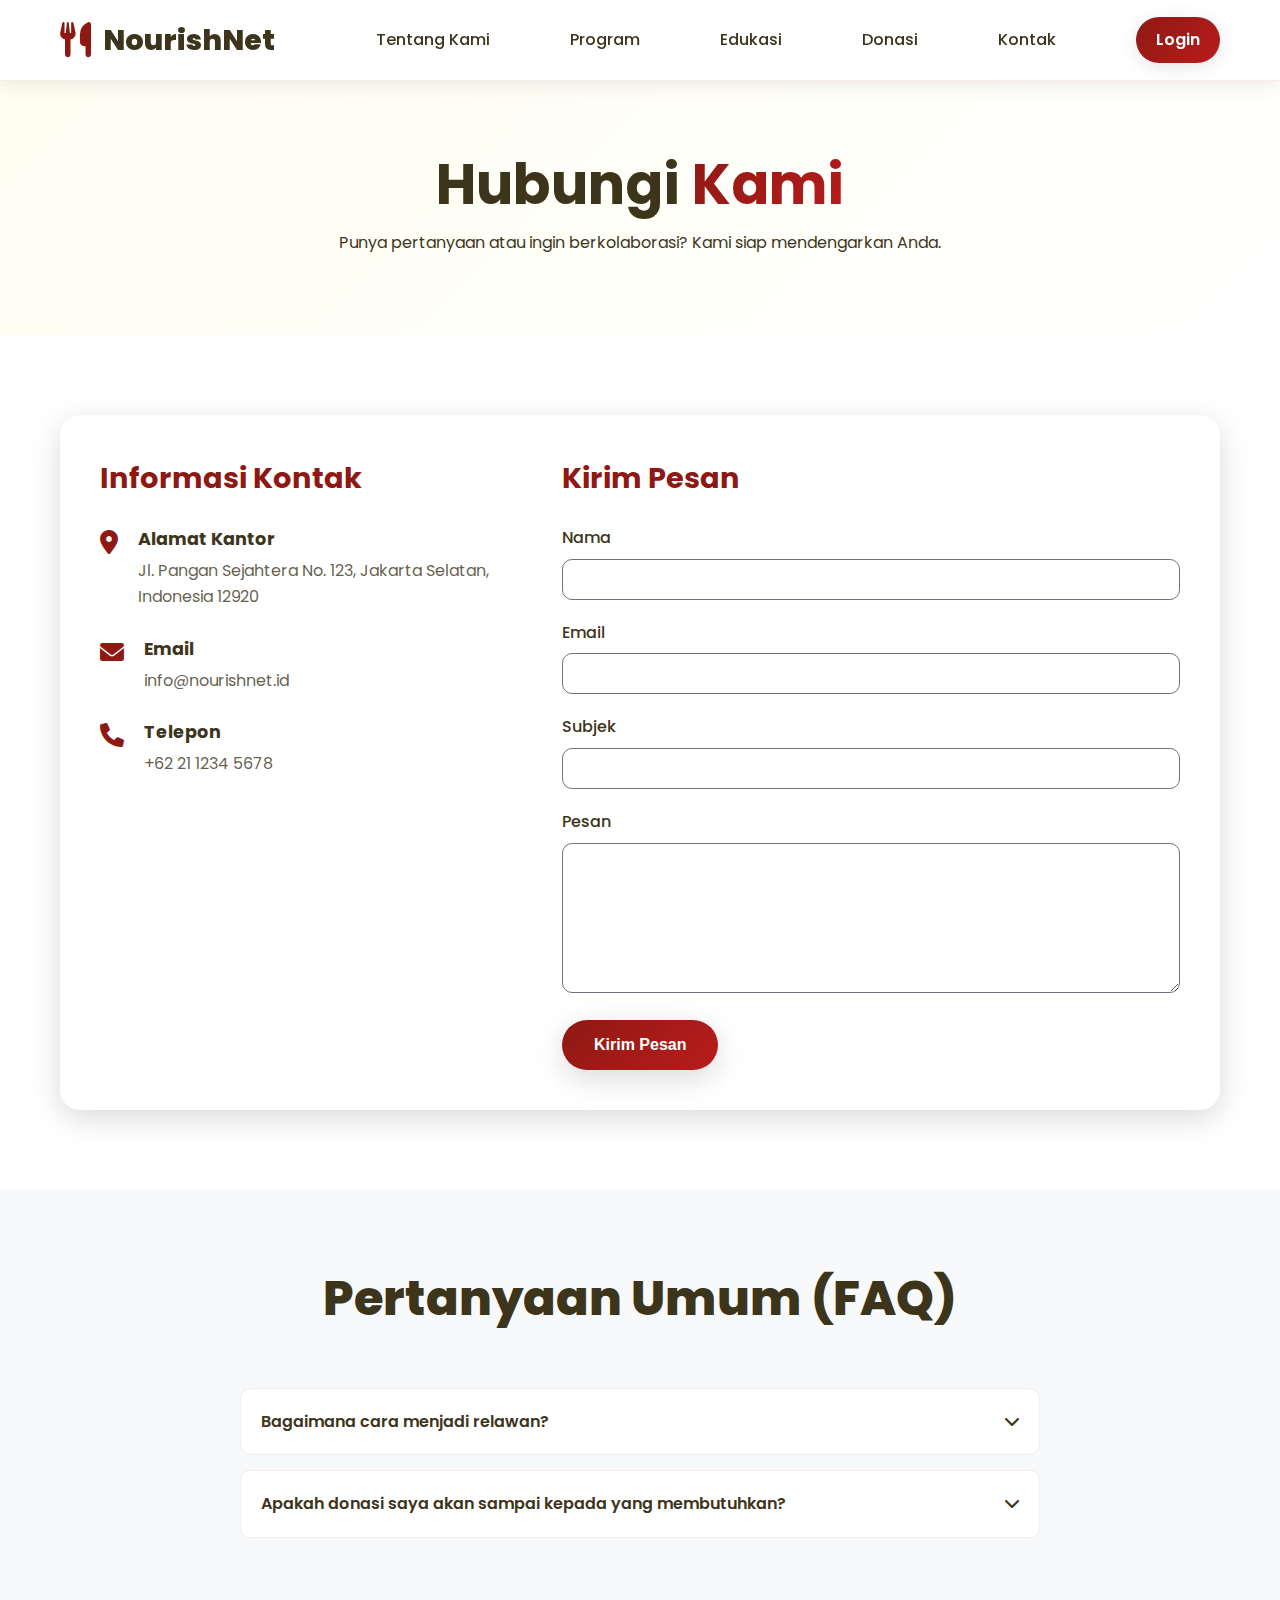
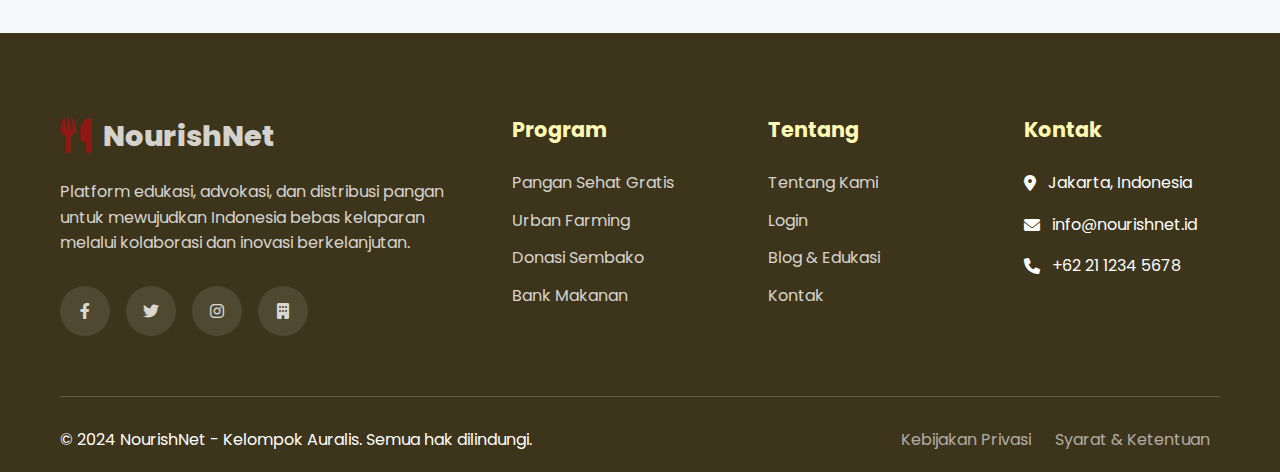
<file: contact.html>
<!DOCTYPE html>
<html lang="id">
<head>
    <meta charset="UTF-8">
    <meta name="viewport" content="width=device-width, initial-scale=1.0">
    <title>Kontak - NourishNet</title>
    <link rel="stylesheet" href="contact.css">
    <link href="https://cdnjs.cloudflare.com/ajax/libs/font-awesome/6.0.0/css/all.min.css" rel="stylesheet">
    <link href="https://fonts.googleapis.com/css2?family=Poppins:wght@300;400;500;600;700;800&display=swap" rel="stylesheet">
<style>
        /* Contact Page Specific Styles */
        .contact-hero {
            padding: 140px 0 80px;
            text-align: center;
            background: linear-gradient(135deg, rgba(255, 249, 180, 0.2) 0%, var(--white) 100%);
        }
        .contact-hero h1 {
            font-size: 3.5rem; color: var(--olive);
        }
        .contact-hero .highlight {
            background: var(--gradient-primary);
            -webkit-background-clip: text;
            -webkit-text-fill-color: transparent;
            background-clip: text;
        }

        .contact-section {
            padding: 80px 0;
        }

        .contact-wrapper {
            display: grid;
            grid-template-columns: 1fr 1.5fr;
            gap: 50px;
            background: var(--white);
            padding: 40px;
            border-radius: 20px;
            box-shadow: var(--shadow-medium);
        }

        .contact-info h3 {
            font-size: 1.8rem;
            color: var(--burgundy);
            margin-bottom: 24px;
        }
        
        .info-item {
            display: flex;
            align-items: flex-start;
            gap: 20px;
            margin-bottom: 25px;
        }

        .info-icon {
            font-size: 1.5rem;
            color: var(--burgundy);
            margin-top: 5px;
        }
        
        .info-text h4 {
            font-size: 1.1rem;
            color: var(--olive);
            margin-bottom: 5px;
        }

        .info-text p, .info-text a {
            font-size: 1rem;
            color: rgba(61, 53, 27, 0.8);
            text-decoration: none;
        }
        .info-text a:hover { text-decoration: underline; }

        .contact-form h3 {
            font-size: 1.8rem;
            color: var(--burgundy);
            margin-bottom: 24px;
        }

        .form-group { margin-bottom: 20px; }
        .form-group label { display: block; margin-bottom: 8px; font-weight: 500;}
        .form-group input, .form-group textarea {
            width: 100%;
            padding: 12px 15px;
            border: 1px solid var(--dark-gray);
            border-radius: 10px;
        }
        .form-group textarea {
            height: 150px;
            resize: vertical;
        }

        .faq-section { padding: 80px 0; background: var(--light-gray); }
        .faq-section .section-header { text-align: center; margin-bottom: 60px; }
        .faq-container { max-width: 800px; margin: 0 auto;}
        .faq-item {
            background: var(--white);
            border-radius: 10px;
            margin-bottom: 15px;
            border: 1px solid rgba(215, 159, 144, 0.2);
        }
        .faq-question {
            padding: 20px;
            font-weight: 600;
            cursor: pointer;
            display: flex;
            justify-content: space-between;
            align-items: center;
        }
        .faq-question::after { content: '\f078'; font-family: 'Font Awesome 5 Free'; font-weight: 900; transition: transform 0.3s; }
        .faq-item[open] .faq-question::after { transform: rotate(180deg); }
        .faq-answer { padding: 0 20px 20px; color: rgba(61, 53, 27, 0.8); line-height: 1.7; }
        
        @media (max-width: 992px) {
            .contact-wrapper { grid-template-columns: 1fr; }
        }
        @media (max-width: 768px) {
            .contact-hero h1 { font-size: 2.5rem; }
        }
    </style>
    </head>
<body>
<nav class="navbar" id="navbar">
    <div class="nav-container">
        <a href="index.html" class="logo-container">
            <i class="fas fa-utensils"></i>
            <span>NourishNet</span>
        </a>
        <div class="nav-menu" id="nav-menu">
            <a href="about.html" class="nav-link">Tentang Kami</a>
            <a href="program.html" class="nav-link">Program</a>
            <a href="blog.html" class="nav-link">Edukasi</a>
            <a href="donasi.html" class="nav-link">Donasi</a>
            <a href="contact.html" class="nav-link">Kontak</a>
            
            <a href="login.html" class="nav-link btn-login" id="loginBtn">Login</a>
                
                <div class="profile-menu" id="profileMenu" style="display: none;">
                    <div class="profile-trigger" id="profileTrigger">
                        <div class="profile-avatar" id="profileAvatar">
                            <span id="profileInitials">U</span>
                        </div>
                        <span id="profileUsername">User</span>
                        <i class="fas fa-chevron-down"></i>
                    </div>
                    <div class="profile-dropdown" id="profileDropdown">
                        <a href="relawan.html" class="dropdown-item">
                            <i class="fas fa-users"></i>
                            <span>Daftar Relawan</span>
                        </a>
                        <div class="dropdown-divider"></div>
                        <a href="#" class="dropdown-item logout-btn" id="logoutBtn">
                            <i class="fas fa-sign-out-alt"></i>
                            <span>Keluar</span>
                        </a>
                    </div>
                </div>
            </div>
            <div class="nav-toggle" id="nav-toggle">
                <span class="bar"></span>
                <span class="bar"></span>
                <span class="bar"></span>
            </div>
        </div>
    </nav>

    <main>
        <section class="contact-hero">
            <div class="container">
                <h1>Hubungi <span class="highlight">Kami</span></h1>
                <p>Punya pertanyaan atau ingin berkolaborasi? Kami siap mendengarkan Anda.</p>
            </div>
        </section>

        <section class="contact-section">
            <div class="container">
                <div class="contact-wrapper">
                    <div class="contact-info">
                        <h3>Informasi Kontak</h3>
                        <div class="info-item">
                            <i class="fas fa-map-marker-alt info-icon"></i>
                            <div class="info-text">
                                <h4>Alamat Kantor</h4>
                                <p>Jl. Pangan Sejahtera No. 123, Jakarta Selatan, Indonesia 12920</p>
                            </div>
                        </div>
                        <div class="info-item">
                            <i class="fas fa-envelope info-icon"></i>
                            <div class="info-text">
                                <h4>Email</h4>
                                <p><a href="mailto:info@nourishnet.id">info@nourishnet.id</a></p>
                            </div>
                        </div>
                        <div class="info-item">
                            <i class="fas fa-phone info-icon"></i>
                            <div class="info-text">
                                <h4>Telepon</h4>
                                <p><a href="tel:+622112345678">+62 21 1234 5678</a></p>
                            </div>
                        </div>
                    </div>
                    <div class="contact-form">
                        <h3>Kirim Pesan</h3>
                        <form id="contactForm">
                            <div class="form-group">
                                <label for="contact-name">Nama</label>
                                <input type="text" id="contact-name" required>
                            </div>
                            <div class="form-group">
                                <label for="contact-email">Email</label>
                                <input type="email" id="contact-email" required>
                            </div>
                            <div class="form-group">
                                <label for="contact-subject">Subjek</label>
                                <input type="text" id="contact-subject" required>
                            </div>
                            <div class="form-group">
                                <label for="contact-message">Pesan</label>
                                <textarea id="contact-message" required></textarea>
                            </div>
                            <button type="submit" class="btn btn-primary">Kirim Pesan</button>
                        </form>
                    </div>
                </div>
            </div>
        </section>

        <section class="faq-section">
            <div class="container">
                <div class="section-header">
                    <h2>Pertanyaan Umum (FAQ)</h2>
                </div>
                <div class="faq-container">
                    <details class="faq-item">
                        <summary class="faq-question">Bagaimana cara menjadi relawan?</summary>
                        <div class="faq-answer">Anda dapat mendaftar sebagai relawan dengan mengisi formulir pada halaman "Ikut Relawan" atau menghubungi kami langsung melalui email. Kami akan memberikan informasi mengenai program yang sedang membutuhkan bantuan.</div>
                    </details>
                    <details class="faq-item">
                        <summary class="faq-question">Apakah donasi saya akan sampai kepada yang membutuhkan?</summary>
                        <div class="faq-answer">Kami menjunjung tinggi transparansi. Setiap donasi yang masuk akan kami laporkan secara berkala melalui laporan dampak di website dan email. Anda dapat melacak alokasi dana Anda.</div>
                    </details>
                </div>
            </div>
        </section>
    </main>
    
<footer class="footer">
    <div class="footer-bg">
        <div class="footer-pattern"></div>
    </div>
    <div class="container">
        <div class="footer-content">
            <div class="footer-section brand-section">
                <a href="index.html" class="logo-container footer-brand">
                    <i class="fas fa-utensils"></i>
                    <span>NourishNet</span>
                </a>
                <p>Platform edukasi, advokasi, dan distribusi pangan untuk mewujudkan Indonesia bebas kelaparan melalui kolaborasi dan inovasi berkelanjutan.</p>
                <div class="social-links">
                    <a href="https://www.facebook.com/institutteknologipln" target="_blank" class="social-link" aria-label="Facebook"><i class="fab fa-facebook-f"></i></a>
                    <a href="https://twitter.com/IT_PLN" target="_blank" class="social-link" aria-label="Twitter"><i class="fab fa-twitter"></i></a>
                    <a href="https://www.instagram.com/itpln" target="_blank" class="social-link" aria-label="Instagram"><i class="fab fa-instagram"></i></a>
                    <a href="https://itpln.ac.id/" target="_blank" class="social-link" aria-label="Website ITPLN"><i class="fas fa-building"></i></a>
                </div>
            </div>
            <div class="footer-section">
                <h3>Program</h3>
                <ul>
                    <li><a href="program.html">Pangan Sehat Gratis</a></li>
                    <li><a href="program.html">Urban Farming</a></li>
                    <li><a href="program.html">Donasi Sembako</a></li>
                    <li><a href="program.html">Bank Makanan</a></li>
                </ul>
            </div>
            <div class="footer-section">
                <h3>Tentang</h3>
                <ul>
                    <li><a href="about.html">Tentang Kami</a></li>
                    <li><a href="login.html">Login</a></li>
                    <li><a href="blog.html">Blog & Edukasi</a></li>
                    <li><a href="contact.html">Kontak</a></li>
                </ul>
            </div>
            <div class="footer-section">
                <h3>Kontak</h3>
                <div class="contact-info">
                    <div class="contact-item">
                        <i class="fas fa-map-marker-alt"></i>
                        <span>Jakarta, Indonesia</span>
                    </div>
                    <div class="contact-item">
                        <i class="fas fa-envelope"></i>
                        <span>info@nourishnet.id</span>
                    </div>
                    <div class="contact-item">
                        <i class="fas fa-phone"></i>
                        <span>+62 21 1234 5678</span>
                    </div>
                </div>
            </div>
        </div>
        <div class="footer-bottom">
            <div class="footer-bottom-content">
                <p>&copy; 2024 NourishNet - Kelompok Auralis. Semua hak dilindungi.</p>
                <div class="footer-links">
                    <a href="kebijakan-privasi.html">Kebijakan Privasi</a>
                    <a href="syarat-ketentuan.html">Syarat & Ketentuan</a>
                </div>
            </div>
        </div>
    </div>
</footer>

<script src="main-script.js"></script>
</body>
</html>
</file>
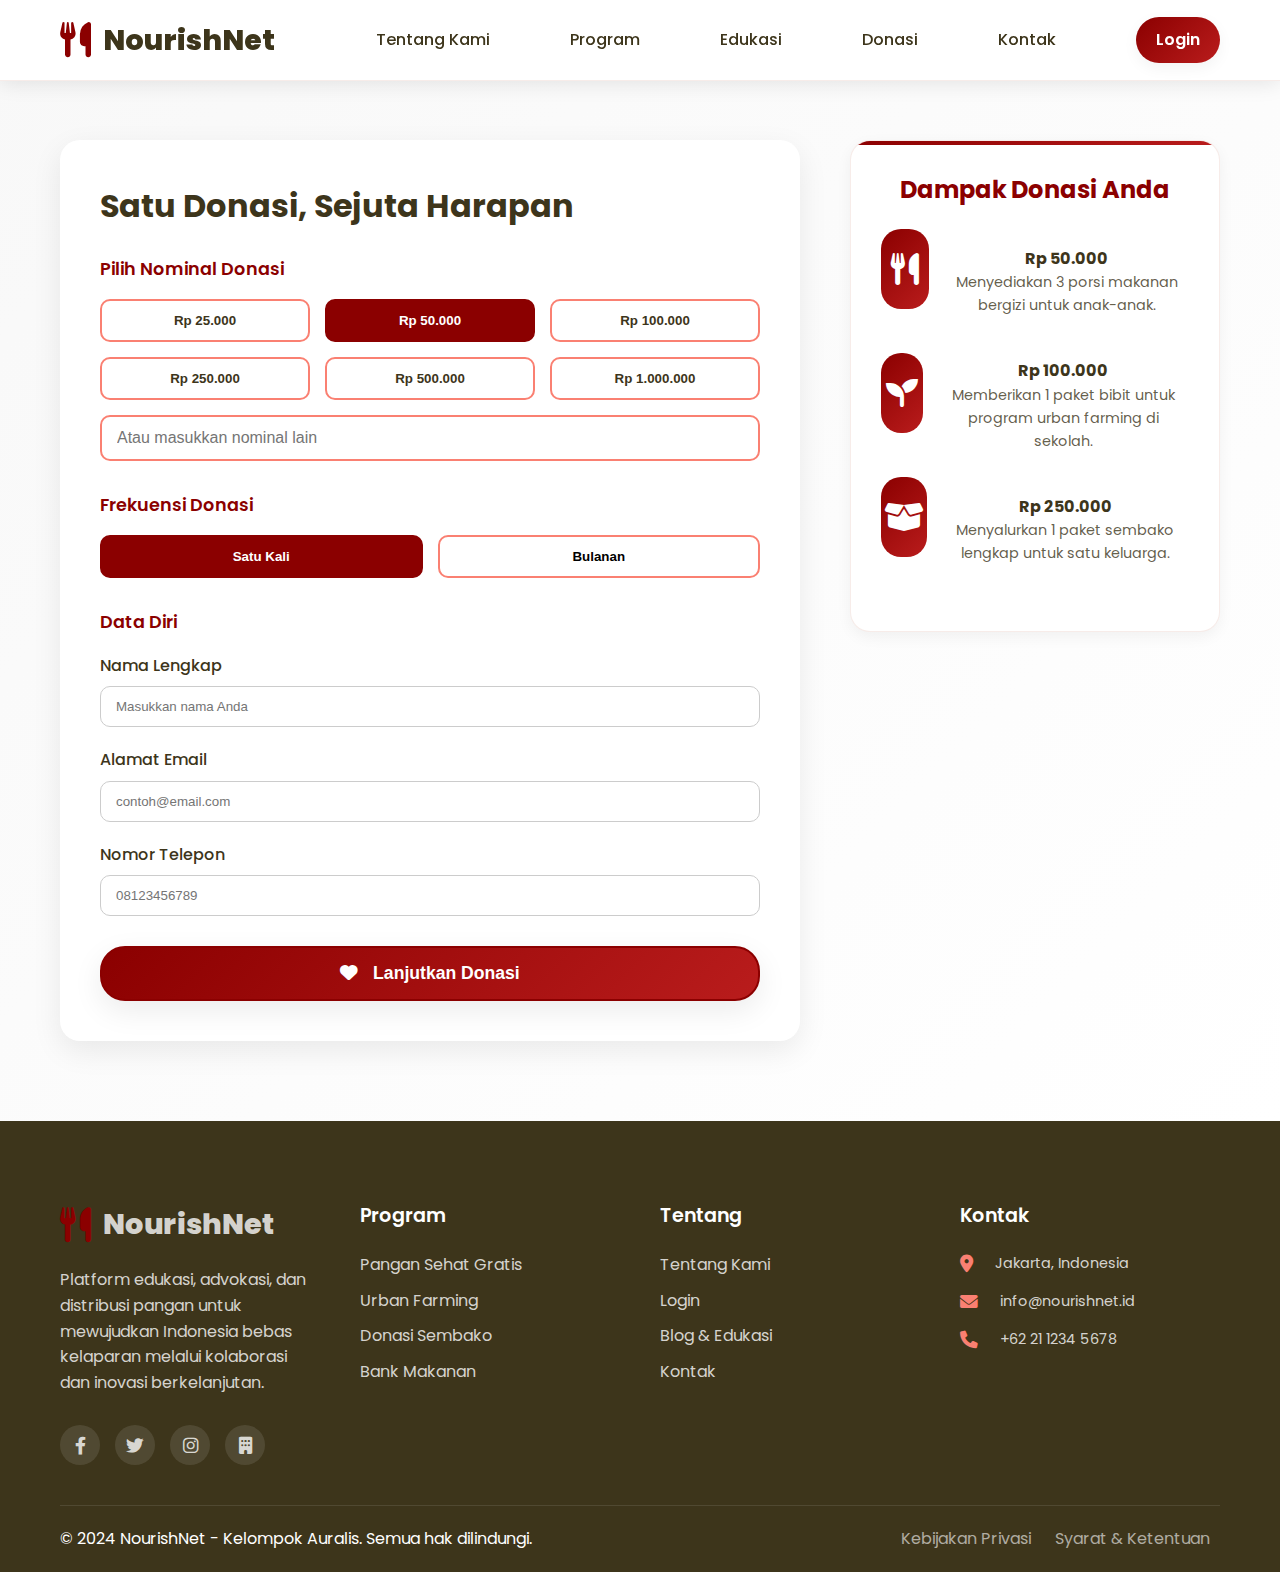
<file: donasi.html>
<!DOCTYPE html>
<html lang="id">
<head>
    <meta charset="UTF-8">
    <meta name="viewport" content="width=device-width, initial-scale=1.0">
    <title>Donasi - NourishNet</title>
    <link rel="stylesheet" href="donasi.css">
    <link href="https://cdnjs.cloudflare.com/ajax/libs/font-awesome/6.0.0/css/all.min.css" rel="stylesheet">
    <link href="https://fonts.googleapis.com/css2?family=Poppins:wght@300;400;500;600;700;800&display=swap" rel="stylesheet">
    <style>
        /* Definisi variabel warna */
        :root {
            --light-gray: #f8f8f8;
            --white: #ffffff;
            --olive: #3d351b; /* Warna teks utama & footer */
            --burgundy: #8B0000; /* Warna merah untuk aktif/hover */
            --salmon: #FA8072; /* Warna border default */
            --dark-gray: #ccc; /* Warna border input */
            --shadow-medium: 0 10px 30px rgba(0, 0, 0, 0.08);
            --shadow-light: 0 5px 15px rgba(0, 0, 0, 0.05);
        }

        body {
            font-family: 'Poppins', sans-serif;
            margin: 0;
            padding: 0;
            box-sizing: border-box;
            line-height: 1.6;
            color: var(--olive);
            background-color: var(--light-gray);
        }

        .container {
            max-width: 1200px;
            margin: 0 auto;
            padding: 0 20px;
        }
        
        /* Donation Page Specific Styles */
        .donate-section {
            padding: 140px 0 80px;
            background: linear-gradient(135deg, var(--light-gray) 0%, var(--white) 100%);
        }

        .donate-container {
            display: grid;
            grid-template-columns: 2fr 1fr;
            gap: 50px;
            align-items: stretch;
        }

        .donation-form {
            background: var(--white);
            padding: 40px;
            border-radius: 20px;
            box-shadow: var(--shadow-medium);
        }

        .form-header h2 {
            font-size: 2rem;
            font-weight: 700;
            color: var(--olive);
            margin-bottom: 24px;
        }

        .form-section {
            margin-bottom: 30px;
        }

        .form-section-title {
            font-weight: 600;
            color: var(--burgundy);
            margin-bottom: 16px;
            font-size: 1.1rem;
        }

        .amount-options {
            display: grid;
            grid-template-columns: repeat(3, 1fr);
            gap: 15px;
            margin-bottom: 15px;
        }

        .amount-btn {
            padding: 12px;
            border: 2px solid var(--salmon);
            background: transparent;
            color: var(--olive);
            border-radius: 10px;
            cursor: pointer;
            font-weight: 600;
            transition: all 0.3s ease;
        }

        .amount-btn:hover,
        .amount-btn.active {
            background-color: var(--burgundy);
            color: var(--white);
            border-color: var(--burgundy);
        }

        .custom-amount input {
            width: 100%;
            padding: 12px 15px;
            border: 2px solid var(--salmon);
            border-radius: 10px;
            font-size: 1rem;
        }

        .frequency-options {
            display: flex;
            gap: 15px;
        }

        .freq-btn {
            flex: 1;
            padding: 12px;
            border: 2px solid var(--salmon);
            border-radius: 10px;
            background: transparent;
            cursor: pointer;
            font-weight: 600;
            transition: all 0.3s ease;
        }

        .freq-btn:hover, .freq-btn.active {
            background-color: var(--burgundy);
            color: var(--white);
            border-color: var(--burgundy);
        }

        .form-group {
            margin-bottom: 20px;
        }
        
        .form-group label {
            display: block;
            margin-bottom: 8px;
            font-weight: 500;
            color: var(--olive);
        }

        .form-group input {
            width: 100%;
            padding: 12px 15px;
            border: 1px solid var(--dark-gray);
            border-radius: 10px;
            box-sizing: border-box;
        }
        
        .btn {
            display: inline-block;
            padding: 12px 25px;
            border-radius: 25px;
            text-decoration: none;
            font-weight: 600;
            transition: all 0.3s ease;
            cursor: pointer;
            text-align: center;
        }

        .btn-primary {
            background-color: var(--burgundy);
            color: var(--white);
            border: 2px solid var(--burgundy);
        }

        .btn-primary:hover {
            background-color: #a00000;
            border-color: #a00000;
        }

        .btn-block {
            width: 100%;
            display: block;
            margin-top: 20px;
            padding: 15px 0;
            font-size: 1.1rem;
        }

        .btn-block i {
            margin-right: 10px;
        }

        /* Sidebar Styles */
        .donation-sidebar .impact-card {
            background: var(--white);
            padding: 30px;
            border-radius: 20px;
            box-shadow: var(--shadow-light);
            border: 1px solid rgba(215, 159, 144, 0.2);
        }

        .impact-card h3 {
            font-size: 1.5rem;
            color: var(--burgundy);
            margin-bottom: 20px;
            text-align: center;
        }

        .impact-item {
            display: flex;
            align-items: center;
            gap: 15px;
            margin-bottom: 20px;
        }

        .impact-icon {
            font-size: 1.5rem;
            color: var(--burgundy);
            min-width: 40px;
            text-align: center;
        }

        .impact-text span {
            font-weight: 700;
            color: var(--olive);
        }

        .impact-text p {
            font-size: 0.9rem;
            color: rgba(61, 53, 27, 0.8);
        }
        
        /* Footer Styles */
        .footer {
            position: relative;
            background-color: var(--olive); /* Diubah dari --burgundy */
            color: var(--white);
            padding-top: 80px;
            padding-bottom: 20px;
            overflow: hidden;
            z-index: 1;
        }

        .footer-content {
            display: grid;
            grid-template-columns: repeat(4, 1fr);
            gap: 40px;
            margin-bottom: 40px;
            position: relative;
            z-index: 1;
        }

        .footer-section h3 {
            font-size: 1.2rem;
            margin-bottom: 20px;
            color: var(--white);
            font-weight: 600;
        }

        .footer-section ul {
            list-style: none;
            padding: 0;
            margin: 0;
        }

        .footer-section ul li {
            margin-bottom: 10px;
        }

        .footer-section ul li a {
            color: rgba(255, 255, 255, 0.8);
            text-decoration: none;
            transition: color 0.3s ease;
        }

        .footer-section ul li a:hover {
            color: var(--white);
        }

        .social-links {
            display: flex;
            gap: 15px;
            margin-top: 20px;
        }

        .social-link {
            display: flex;
            justify-content: center;
            align-items: center;
            width: 40px;
            height: 40px;
            border-radius: 50%;
            background-color: rgba(255, 255, 255, 0.1);
            color: var(--white);
            font-size: 1.1rem;
            transition: background-color 0.3s ease;
        }

        .social-link:hover {
            background-color: rgba(255, 255, 255, 0.3);
        }

        .contact-info .contact-item {
            display: flex;
            align-items: center;
            margin-bottom: 15px;
            color: rgba(255, 255, 255, 0.8);
            font-size: 0.9rem;
        }

        .contact-info .contact-item i {
            margin-right: 10px;
            color: var(--salmon);
            font-size: 1.1rem;
        }

        .footer-bottom {
            border-top: 1px solid rgba(255, 255, 255, 0.1);
            padding-top: 20px;
            text-align: center;
            position: relative;
            z-index: 1;
        }
        
        /* Responsive Adjustments */
        @media (max-width: 992px) {
            .donate-container {
                grid-template-columns: 1fr;
            }
            .footer-content {
                grid-template-columns: repeat(2, 1fr);
            }
        }
        
        @media (max-width: 768px) {
            .footer-content {
                grid-template-columns: 1fr;
                text-align: center;
            }
            .social-links {
                justify-content: center;
            }
        }
        
        @media (max-width: 480px) {
            .amount-options {
                grid-template-columns: 1fr 1fr;
            }
        }

    </style>
</head>
<body>
    <nav class="navbar" id="navbar">
        <div class="nav-container">
            <a href="index.html" class="logo-container">
                <i class="fas fa-utensils"></i>
                <span>NourishNet</span>
            </a>
            <div class="nav-menu" id="nav-menu">
                <a href="about.html" class="nav-link">Tentang Kami</a>
                <a href="program.html" class="nav-link">Program</a>
                <a href="blog.html" class="nav-link">Edukasi</a>
                <a href="donasi.html" class="nav-link">Donasi</a>
                <a href="contact.html" class="nav-link">Kontak</a>
                
                <a href="login.html" class="nav-link btn-login" id="loginBtn">Login</a>
                
                <div class="profile-menu" id="profileMenu" style="display: none;">
                    <div class="profile-trigger" id="profileTrigger">
                        <div class="profile-avatar" id="profileAvatar">
                            <span id="profileInitials">U</span>
                        </div>
                        <span id="profileUsername">User</span>
                        <i class="fas fa-chevron-down"></i>
                    </div>
                    <div class="profile-dropdown" id="profileDropdown">
                        <a href="relawan.html" class="dropdown-item">
                            <i class="fas fa-users"></i>
                            <span>Daftar Relawan</span>
                        </a>
                        <div class="dropdown-divider"></div>
                        <a href="#" class="dropdown-item logout-btn" id="logoutBtn">
                            <i class="fas fa-sign-out-alt"></i>
                            <span>Keluar</span>
                        </a>
                    </div>
                </div>
            </div>
            <div class="nav-toggle" id="nav-toggle">
                <span class="bar"></span>
                <span class="bar"></span>
                <span class="bar"></span>
            </div>
        </div>
    </nav>

    <main>
        <section class="donate-section">
            <div class="container">
                <div class="donate-container">
                    <div class="donation-form">
                        <div class="form-header">
                            <h2>Satu Donasi, Sejuta Harapan</h2>
                        </div>
                        <form>
                            <div class="form-section">
                                <h3 class="form-section-title">Pilih Nominal Donasi</h3>
                                <div class="amount-options">
                                    <button type="button" class="amount-btn">Rp 25.000</button>
                                    <button type="button" class="amount-btn active">Rp 50.000</button>
                                    <button type="button" class="amount-btn">Rp 100.000</button>
                                    <button type="button" class="amount-btn">Rp 250.000</button>
                                    <button type="button" class="amount-btn">Rp 500.000</button>
                                    <button type="button" class="amount-btn">Rp 1.000.000</button>
                                </div>
                                <div class="custom-amount">
                                    <input type="number" placeholder="Atau masukkan nominal lain">
                                </div>
                            </div>

                            <div class="form-section">
                                <h3 class="form-section-title">Frekuensi Donasi</h3>
                                <div class="frequency-options">
                                    <button type="button" class="freq-btn active">Satu Kali</button>
                                    <button type="button" class="freq-btn">Bulanan</button>
                                </div>
                            </div>

                            <div class="form-section">
                                <h3 class="form-section-title">Data Diri</h3>
                                <div class="form-group">
                                    <label for="name">Nama Lengkap</label>
                                    <input type="text" id="name" placeholder="Masukkan nama Anda" required>
                                </div>
                                <div class="form-group">
                                    <label for="email">Alamat Email</label>
                                    <input type="email" id="email" placeholder="contoh@email.com" required>
                                </div>
                                <div class="form-group">
                                    <label for="phone">Nomor Telepon</label>
                                    <input type="tel" id="phone" placeholder="08123456789">
                                </div>
                            </div>
                            
                            <button type="submit" class="btn btn-primary btn-block">
                                <i class="fas fa-heart"></i>
                                Lanjutkan Donasi
                            </button>
                        </form>
                    </div>
                    <div class="donation-sidebar">
                        <div class="impact-card">
                            <h3>Dampak Donasi Anda</h3>
                            <div class="impact-item">
                                <div class="impact-icon"><i class="fas fa-utensils"></i></div>
                                <div class="impact-text">
                                    <span>Rp 50.000</span>
                                    <p>Menyediakan 3 porsi makanan bergizi untuk anak-anak.</p>
                                </div>
                            </div>
                            <div class="impact-item">
                                <div class="impact-icon"><i class="fas fa-seedling"></i></div>
                                <div class="impact-text">
                                    <span>Rp 100.000</span>
                                    <p>Memberikan 1 paket bibit untuk program urban farming di sekolah.</p>
                                </div>
                            </div>
                            <div class="impact-item">
                                <div class="impact-icon"><i class="fas fa-box-open"></i></div>
                                <div class="impact-text">
                                    <span>Rp 250.000</span>
                                    <p>Menyalurkan 1 paket sembako lengkap untuk satu keluarga.</p>
                                </div>
                            </div>
                        </div>
                    </div>
                </div>
            </div>
        </section>
    </main>
    
<footer class="footer">
    <div class="footer-bg">
        <div class="footer-pattern"></div>
    </div>
    <div class="container">
        <div class="footer-content">
            <div class="footer-section brand-section">
                <a href="index.html" class="logo-container footer-brand">
                    <i class="fas fa-utensils"></i>
                    <span>NourishNet</span>
                </a>
                <p>Platform edukasi, advokasi, dan distribusi pangan untuk mewujudkan Indonesia bebas kelaparan melalui kolaborasi dan inovasi berkelanjutan.</p>
                <div class="social-links">
                    <a href="https://www.facebook.com/institutteknologipln" target="_blank" class="social-link" aria-label="Facebook"><i class="fab fa-facebook-f"></i></a>
                    <a href="https://twitter.com/IT_PLN" target="_blank" class="social-link" aria-label="Twitter"><i class="fab fa-twitter"></i></a>
                    <a href="https://www.instagram.com/itpln" target="_blank" class="social-link" aria-label="Instagram"><i class="fab fa-instagram"></i></a>
                    <a href="https://itpln.ac.id/" target="_blank" class="social-link" aria-label="Website ITPLN"><i class="fas fa-building"></i></a>
                </div>
            </div>
            <div class="footer-section">
                <h3>Program</h3>
                <ul>
                    <li><a href="program.html">Pangan Sehat Gratis</a></li>
                    <li><a href="program.html">Urban Farming</a></li>
                    <li><a href="program.html">Donasi Sembako</a></li>
                    <li><a href="program.html">Bank Makanan</a></li>
                </ul>
            </div>
            <div class="footer-section">
                <h3>Tentang</h3>
                <ul>
                    <li><a href="about.html">Tentang Kami</a></li>
                    <li><a href="login.html">Login</a></li>
                    <li><a href="blog.html">Blog & Edukasi</a></li>
                    <li><a href="contact.html">Kontak</a></li>
                </ul>
            </div>
            <div class="footer-section">
                <h3>Kontak</h3>
                <div class="contact-info">
                    <div class="contact-item">
                        <i class="fas fa-map-marker-alt"></i>
                        <span>Jakarta, Indonesia</span>
                    </div>
                    <div class="contact-item">
                        <i class="fas fa-envelope"></i>
                        <span>info@nourishnet.id</span>
                    </div>
                    <div class="contact-item">
                        <i class="fas fa-phone"></i>
                        <span>+62 21 1234 5678</span>
                    </div>
                </div>
            </div>
        </div>
        <div class="footer-bottom">
            <div class="footer-bottom-content">
                <p>&copy; 2024 NourishNet - Kelompok Auralis. Semua hak dilindungi.</p>
                <div class="footer-links">
                    <a href="kebijakan-privasi.html">Kebijakan Privasi</a>
                    <a href="syarat-ketentuan.html">Syarat & Ketentuan</a>
                </div>
            </div>
        </div>
    </div>
</footer>

    <script src="main-script.js"></script>
    <script>
        document.addEventListener('DOMContentLoaded', function() {
            const amountButtons = document.querySelectorAll('.amount-btn');
            const frequencyButtons = document.querySelectorAll('.freq-btn');
            const customAmountInput = document.querySelector('.custom-amount input');

            amountButtons.forEach(button => {
                button.addEventListener('click', function() {
                    amountButtons.forEach(btn => btn.classList.remove('active'));
                    this.classList.add('active');
                    customAmountInput.value = '';
                });
            });

            customAmountInput.addEventListener('input', function() {
                amountButtons.forEach(btn => btn.classList.remove('active'));
            });

            frequencyButtons.forEach(button => {
                button.addEventListener('click', function() {
                    frequencyButtons.forEach(btn => btn.classList.remove('active'));
                    this.classList.add('active');
                });
            });
        });
    </script>
</body>
</html>
</file>
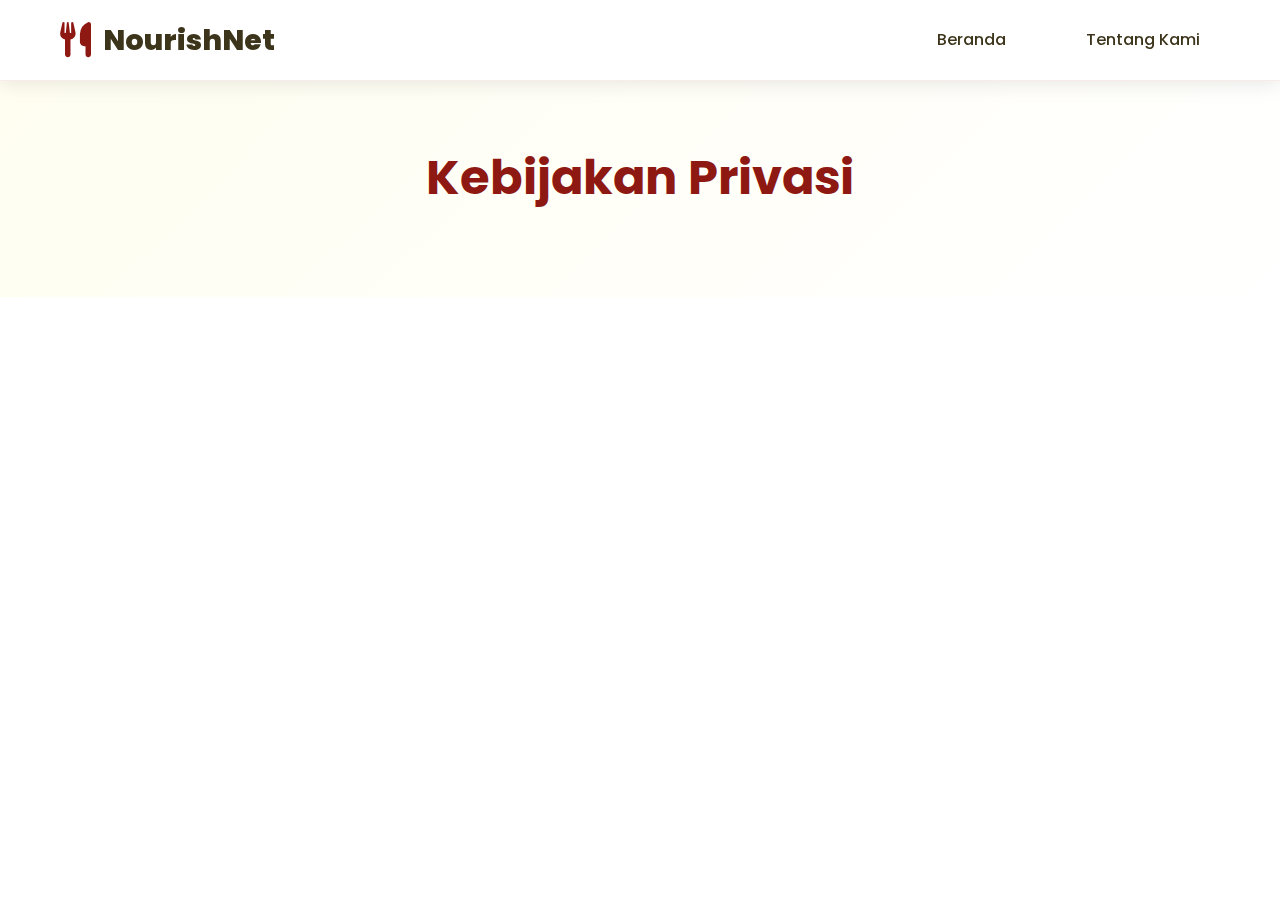
<file: kebijakan-privasi.html>
<!DOCTYPE html>
<html lang="id">
<head>
    <meta charset="UTF-8">
    <meta name="viewport" content="width=device-width, initial-scale=1.0">
    <title>Kebijakan Privasi - NourishNet</title>
    <link rel="stylesheet" href="style.css">
    <link href="https://cdnjs.cloudflare.com/ajax/libs/font-awesome/6.0.0/css/all.min.css" rel="stylesheet">
    <link href="https://fonts.googleapis.com/css2?family=Poppins:wght@300;400;500;600;700;800&display=swap" rel="stylesheet">
    <style>
        :root {
            --cream: #fff9b4; --salmon: #d79f90; --burgundy: #8e1913;
            --olive: #3d351b; --white: #ffffff; --light-gray: #f8f9fa;
            --dark-gray: #6c757d; --shadow-medium: 0 8px 30px rgba(0, 0, 0, 0.15);
        }
        body { font-family: 'Poppins', sans-serif; }
        .legal-hero {
            padding: 140px 0 80px; text-align: center;
            background: linear-gradient(135deg, rgba(255, 249, 180, 0.2) 0%, var(--white) 100%);
        }
        .legal-hero h1 { font-size: 3rem; color: var(--burgundy); animation: fadeInDown 1s ease-out; }
        .legal-section { padding: 60px 20px; }
        .legal-container {
            max-width: 800px; margin: 0 auto; background: var(--white);
            padding: 50px; border-radius: 20px; box-shadow: var(--shadow-medium);
            transform: translateY(20px); opacity: 0; animation: fadeInUp 1s ease-out forwards;
        }
        .legal-container h2 {
            font-size: 1.8rem; color: var(--olive); margin-top: 30px;
            margin-bottom: 20px; border-bottom: 3px solid var(--salmon); padding-bottom: 10px;
        }
        .legal-container p, .legal-container li { color: var(--dark-gray); line-height: 1.9; text-align: justify; }
        .legal-container ul { list-style-position: inside; padding-left: 10px; }
        .accordion-item { margin-bottom: 10px; border: 1px solid #eee; border-radius: 8px; overflow: hidden; }
        .accordion-header {
            background: #fcfcfc; padding: 15px 20px; cursor: pointer;
            display: flex; justify-content: space-between; align-items: center; font-weight: 600;
        }
        .accordion-header i { transition: transform 0.3s ease; }
        .accordion-content { padding: 0 20px; max-height: 0; overflow: hidden; transition: max-height 0.4s ease, padding 0.4s ease; }
        .accordion-item.active .accordion-header i { transform: rotate(180deg); }
        .accordion-item.active .accordion-content { max-height: 200px; padding: 15px 20px; }
        @keyframes fadeInDown { from { opacity: 0; transform: translateY(-20px); } to { opacity: 1; transform: translateY(0); } }
        @keyframes fadeInUp { from { opacity: 0; transform: translateY(20px); } to { opacity: 1; transform: translateY(0); } }
    </style>
</head>
<body>
    <nav class="navbar" id="navbar">
        <div class="nav-container">
            <a href="index.html" class="logo-container"><i class="fas fa-utensils"></i><span>NourishNet</span></a>
            <div class="nav-menu" id="nav-menu">
                <a href="index.html" class="nav-link">Beranda</a>
                <a href="about.html" class="nav-link">Tentang Kami</a>
            </div>
        </div>
    </nav>

    <header class="legal-hero">
        <h1>Kebijakan Privasi</h1>
    </header>

    <section class="legal-section">
        <div class="legal-container">
            <p><strong>Tanggal Efektif:</strong> 16 Juli 2025</p>
            <p>Kami di NourishNet menghargai privasi Anda. Kebijakan ini menjelaskan jenis informasi yang kami kumpulkan dan bagaimana kami menggunakannya.</p>

            <div class="accordion">
                <div class="accordion-item">
                    <div class="accordion-header">
                        <span>1. Informasi Apa yang Kami Kumpulkan?</span><i class="fas fa-chevron-down"></i>
                    </div>
                    <div class="accordion-content">
                        <p>Kami mengumpulkan informasi yang Anda berikan langsung, seperti nama, email, dan nomor telepon saat mendaftar atau berdonasi. Kami juga dapat mengumpulkan data teknis seperti alamat IP dan jenis browser secara otomatis.</p>
                    </div>
                </div>

                <div class="accordion-item">
                    <div class="accordion-header">
                        <span>2. Bagaimana Kami Menggunakan Informasi Anda?</span><i class="fas fa-chevron-down"></i>
                    </div>
                    <div class="accordion-content">
                        <p>Informasi Anda digunakan untuk memproses donasi, mengelola akun, mengirimkan pembaruan penting, dan meningkatkan layanan kami. Kami tidak akan pernah menjual informasi pribadi Anda kepada pihak ketiga.</p>
                    </div>
                </div>

                <div class="accordion-item">
                    <div class="accordion-header">
                        <span>3. Keamanan Data</span><i class="fas fa-chevron-down"></i>
                    </div>
                    <div class="accordion-content">
                        <p>Kami menerapkan langkah-langkah keamanan standar industri untuk melindungi data Anda. Namun, tidak ada metode transmisi data di internet yang 100% aman, sehingga kami tidak dapat menjamin keamanan mutlak.</p>
                    </div>
                </div>
            </div>
        </div>
    </section>

    <script>
        document.addEventListener('DOMContentLoaded', function() {
            const accordionItems = document.querySelectorAll('.accordion-item');
            accordionItems.forEach(item => {
                const header = item.querySelector('.accordion-header');
                header.addEventListener('click', () => {
                    const currentlyActive = document.querySelector('.accordion-item.active');
                    if (currentlyActive && currentlyActive !== item) {
                        currentlyActive.classList.remove('active');
                    }
                    item.classList.toggle('active');
                });
            });
        });
    </script>
</body>
</html>
</file>
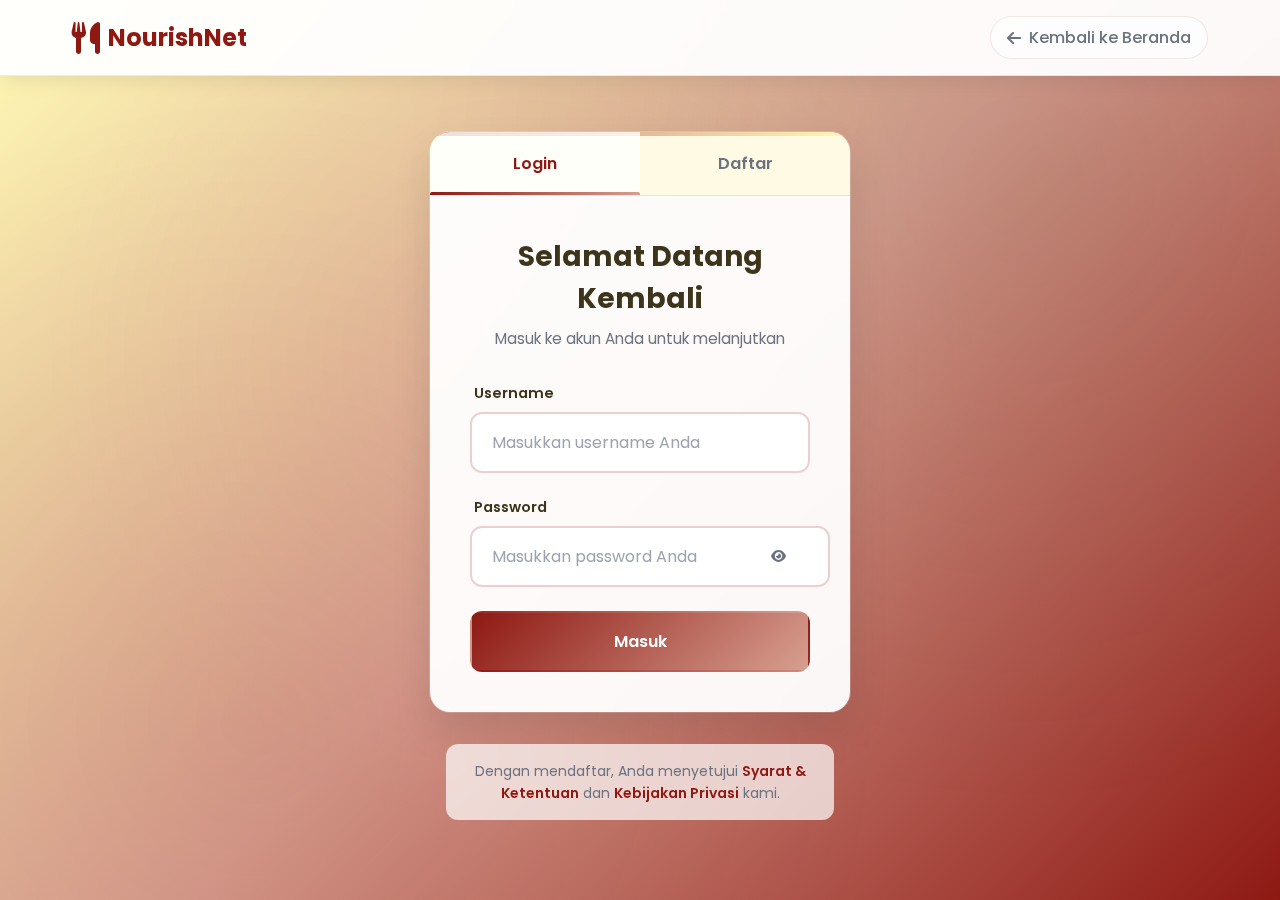
<file: login.html>
<!DOCTYPE html>
<html lang="id">
<head>
    <meta charset="UTF-8">
    <meta name="viewport" content="width=device-width, initial-scale=1.0">
    <title>Login - NourishNet</title>
    <link rel="stylesheet" href="login-style.css">
    <link href="https://cdnjs.cloudflare.com/ajax/libs/font-awesome/6.0.0/css/all.min.css" rel="stylesheet">
    <link href="https://fonts.googleapis.com/css2?family=Poppins:wght@300;400;500;600;700;800&display=swap" rel="stylesheet">
</head>
<body>
    <!-- Navigation -->
    <nav class="navbar">
        <div class="nav-container">
            <a href="index.html" class="logo-container">
                <i class="fas fa-utensils"></i>
                <span>NourishNet</span>
            </a>
            <div class="back-to-home">
                <a href="index.html" class="back-link">
                    <i class="fas fa-arrow-left"></i>
                    <span>Kembali ke Beranda</span>
                </a>
            </div>
        </div>
    </nav>

    <!-- Login Container -->
    <div class="login-container">
        <div class="login-wrapper">
            <!-- Alert Modal -->
            <div id="alertBox" class="alert-box">
                <div class="alert-content">
                    <span id="alertMessage"></span>
                    <button id="alertClose" class="alert-close">&times;</button>
                </div>
            </div>

            <!-- Login Card -->
            <div class="login-card">
                <!-- Tab Navigation -->
                <div class="tab-navigation">
                    <button class="tab-btn active" data-tab="login">Login</button>
                    <button class="tab-btn" data-tab="register">Daftar</button>
                </div>

                <!-- Login Form -->
                <div id="loginTab" class="tab-content active">
                    <div class="form-header">
                        <h2>Selamat Datang Kembali</h2>
                        <p>Masuk ke akun Anda untuk melanjutkan</p>
                    </div>
                    <form id="loginForm" class="auth-form">
                        <div class="form-group">
                            <label for="loginUsername">Username</label>
                            <input type="text" id="loginUsername" name="username" placeholder="Masukkan username Anda" required>
                        </div>
                        <div class="form-group">
                            <label for="loginPassword">Password</label>
                            <div class="password-input">
                                <input type="password" id="loginPassword" name="password" placeholder="Masukkan password Anda" required>
                                <button type="button" class="password-toggle" data-target="loginPassword">
                                    <i class="fas fa-eye"></i>
                                </button>
                            </div>
                        </div>
                        <button type="submit" class="btn btn-primary">Masuk</button>
                    </form>
                </div>

                <!-- Register Form -->
                <div id="registerTab" class="tab-content">
                    <div class="form-header">
                        <h2>Buat Akun Baru</h2>
                        <p>Bergabunglah dengan komunitas NourishNet</p>
                    </div>
                    <form id="registerForm" class="auth-form">
                        <div class="form-group">
                            <label for="registerUsername">Username</label>
                            <input type="text" id="registerUsername" name="username" placeholder="Pilih username unik" required>
                        </div>
                        <div class="form-group">
                            <label for="registerEmail">Email</label>
                            <input type="email" id="registerEmail" name="email" placeholder="nama@email.com" required>
                        </div>
                        <div class="form-group">
                            <label for="registerPassword">Password</label>
                            <div class="password-input">
                                <input type="password" id="registerPassword" name="password" placeholder="Minimal 6 karakter" required>
                                <button type="button" class="password-toggle" data-target="registerPassword">
                                    <i class="fas fa-eye"></i>
                                </button>
                            </div>
                        </div>
                        <div class="form-group">
                            <label for="confirmPassword">Konfirmasi Password</label>
                            <div class="password-input">
                                <input type="password" id="confirmPassword" name="confirmPassword" placeholder="Ulangi password Anda" required>
                                <button type="button" class="password-toggle" data-target="confirmPassword">
                                    <i class="fas fa-eye"></i>
                                </button>
                            </div>
                        </div>
                        <button type="submit" class="btn btn-primary">Daftar Sekarang</button>
                    </form>
                </div>
            </div>

            <!-- Footer -->
            <div class="login-footer">
    <p>Dengan mendaftar, Anda menyetujui 
        <a href="syarat-ketentuan.html" target="_blank">Syarat & Ketentuan</a> dan 
        <a href="kebijakan-privasi.html" target="_blank">Kebijakan Privasi</a> kami.
    </p>
</div>
        </div>
    </div>

    <script src="login-script.js"></script>
</body>
</html>
</file>
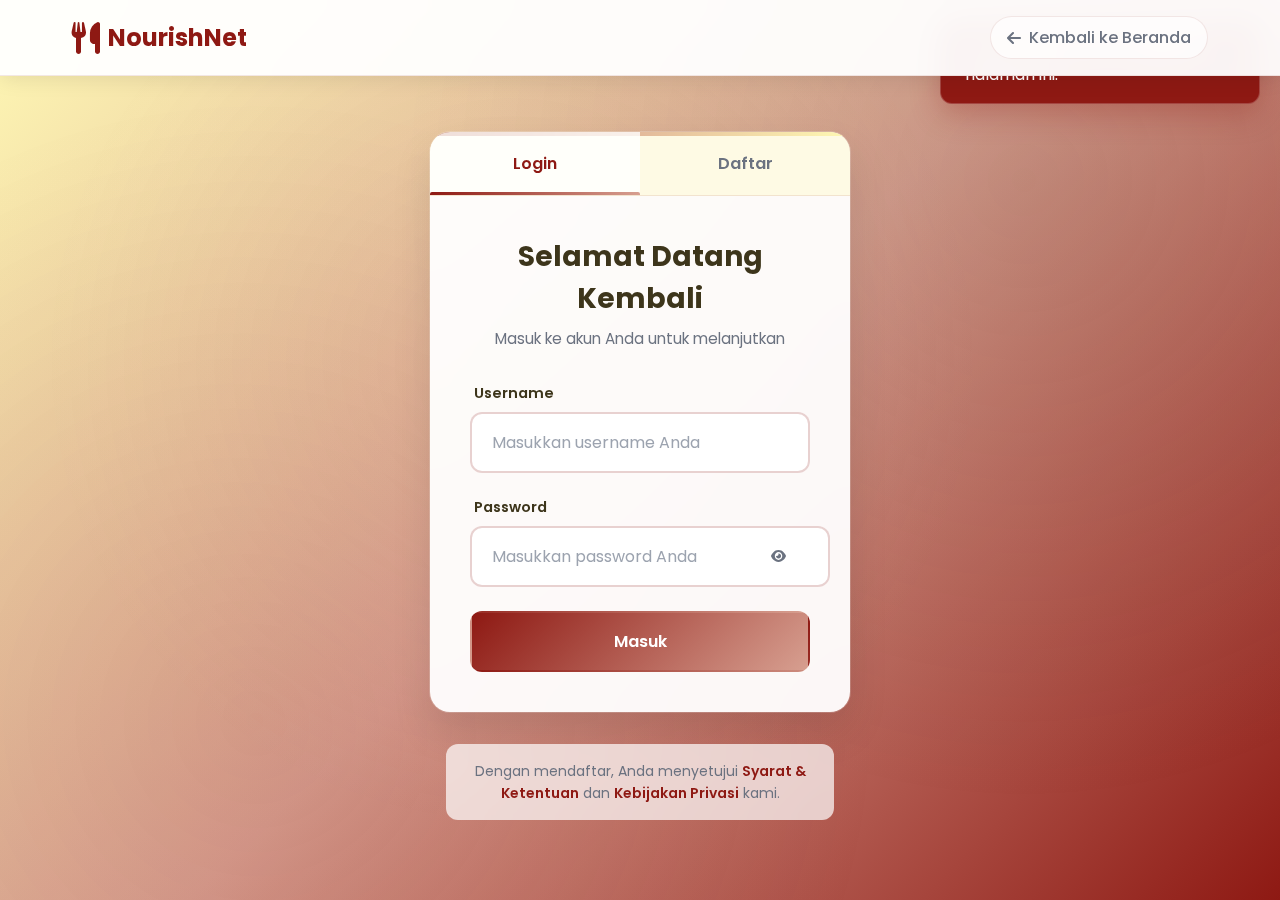
<file: relawan.html>
<!DOCTYPE html>
<html lang="id">
<!DOCTYPE html>
<html lang="id">
<head>
    <meta charset="UTF-8" />
    <meta name="viewport" content="width=device-width, initial-scale=1.0" />
    <title>Kelola Relawan - NourishNet</title>
    <link rel="stylesheet" href="style.css">
    <link rel="stylesheet" href="https://cdnjs.cloudflare.com/ajax/libs/font-awesome/6.0.0-beta3/css/all.min.css" />
    <style>
      :root {
        --primary-color: #8e1913; --success-color: #4CAF50; --text-color: #3d351b;
        --bg-color: #f8f9fa; --card-bg: #ffffff; --border-color: #e0e0e0;
        --shadow-light: rgba(0, 0, 0, 0.05); --shadow-medium: rgba(0, 0, 0, 0.1);
        --olive: #3d351b;
      }
      body {
        font-family: "Poppins", "Segoe UI", sans-serif; background-color: var(--bg-color);
        color: var(--text-color); margin: 0; padding-top: 80px;
      }
      .container { max-width: 1200px; margin: 20px auto; padding: 0 20px; }
      .main-content { background-color: var(--card-bg); border-radius: 12px; padding: 30px; box-shadow: 0 4px 20px var(--shadow-light); }
      h1 { color: var(--olive); text-align: center; margin-bottom: 30px; font-size: 2.2em; font-weight: 700; }
      .dashboard-stats { display: grid; grid-template-columns: repeat(auto-fit, minmax(220px, 1fr)); gap: 20px; margin-bottom: 30px; }
      .stat-card { background-color: var(--card-bg); padding: 25px; border-radius: 12px; box-shadow: 0 2px 10px var(--shadow-light); border: 1px solid var(--border-color); text-align: center; }
      .stat-card h3 { color: var(--primary-color); font-size: 1.1em; margin-bottom: 10px; }
      .stat-card p { font-size: 2.5em; font-weight: 700; color: var(--success-color); margin: 0; }
      .actions-bar { display: flex; justify-content: space-between; align-items: center; margin-bottom: 25px; flex-wrap: wrap; gap: 15px; }
      .search-bar { flex-grow: 1; max-width: 400px; position: relative; }
      .search-bar input { width: 100%; padding: 12px 40px 12px 15px; border: 1px solid var(--border-color); border-radius: 25px; font-size: 1em; }
      .search-bar .fa-search { position: absolute; right: 15px; top: 50%; transform: translateY(-50%); color: #999; }
      .btn { padding: 12px 25px; border: none; border-radius: 25px; cursor: pointer; font-size: 1em; font-weight: 600; transition: all 0.2s ease; display: inline-flex; align-items: center; gap: 8px; }
      .btn-primary { background-color: var(--primary-color); color: white; }
      .btn-primary:hover { background-color: #6d120e; }
      .btn-small { padding: 6px 12px; font-size: 0.9em; border-radius: 6px; }
      .btn-edit { background-color: #3B82F6; color: white; } .btn-edit:hover { background-color: #2563EB; }
      .btn-delete { background-color: #EF4444; color: white; } .btn-delete:hover { background-color: #DC2626; }
      table { width: 100%; border-collapse: collapse; }
      table th, table td { padding: 15px; text-align: left; border-bottom: 1px solid var(--border-color); }
      table th { background-color: var(--olive); color: white; font-weight: 600; font-size: 0.9em; }
      table tr:hover { background-color: #f1f1f1; }
      .action-buttons { display: flex; gap: 8px; }
      .empty-state { text-align: center; padding: 50px 20px; color: #777; border: 2px dashed var(--border-color); border-radius: 8px; margin-top: 20px; }
      .modal { display: none; position: fixed; z-index: 1001; left: 0; top: 0; width: 100%; height: 100%; background-color: rgba(0,0,0,0.6); align-items: center; justify-content: center; }
      .modal-content { background-color: var(--card-bg); padding: 30px; border-radius: 12px; box-shadow: 0 8px 30px var(--shadow-medium); width: 90%; max-width: 500px; position: relative; }
      .close-button { color: #aaa; position: absolute; top: 10px; right: 20px; font-size: 28px; font-weight: bold; cursor: pointer; }
      .modal-content h2 { color: var(--olive); margin: 0 0 25px 0; }
      .form-group { margin-bottom: 20px; } .form-group label { display: block; margin-bottom: 8px; font-weight: 600; }
      .form-group input { width: 100%; padding: 12px; border: 1px solid var(--border-color); border-radius: 8px; font-size: 1em; box-sizing: border-box; }
      .form-actions { display: flex; justify-content: flex-end; gap: 15px; margin-top: 30px; }
      .btn-secondary { background-color: #ccc; } .btn-secondary:hover { background-color: #bbb; }
      .notification { position: fixed; bottom: 20px; left: 50%; transform: translateX(-50%); padding: 12px 25px; border-radius: 25px; color: white; z-index: 9999; font-weight: 500; opacity: 0; transition: all 0.4s ease; }
      .notification.show { opacity: 1; transform: translate(-50%, -20px); }
      .notification-success { background-color: var(--success-color); } .notification-error { background-color: #f44336; }
    </style>
</head>
<body>
    <header style="background: var(--card-bg); padding: 15px 0; box-shadow: var(--shadow-medium); position: fixed; top: 0; width: 100%; z-index: 1000;">
      <div class="container" style="display: flex; justify-content: space-between; align-items: center;">
        <a href="index.html" style="text-decoration: none; color: var(--olive); font-size: 1.5rem; font-weight: 800; display: flex; align-items: center; gap: 10px;">
          <i class="fas fa-utensils" style="color: var(--primary-color);"></i>
          <span>NourishNet</span>
        </a>
        <nav><a href="index.html" style="text-decoration: none; color: var(--text-color); font-weight: 500;">Beranda</a></nav>
      </div>
    </header>

    <main class="container">
      <div class="main-content">
        <h1>Kelola Data Relawan</h1>
        <div class="dashboard-stats">
          <div class="stat-card">
            <h3>Total Relawan</h3>
            <p id="totalRelawan">0</p>
          </div>
        </div>
        <div class="actions-bar">
          <div class="search-bar">
            <input type="text" id="searchInput" placeholder="Cari relawan..." />
            <i class="fas fa-search"></i>
          </div>
          <button id="addRelawanBtn" class="btn btn-primary"><i class="fas fa-plus"></i> Tambah Relawan</button>
        </div>
        <div class="table-responsive">
          <table>
            <thead>
              <tr><th>NAMA</th><th>EMAIL</th><th>NO. HP</th><th>AKSI</th></tr>
            </thead>
            <tbody id="relawanTableBody"></tbody>
          </table>
          <div id="emptyState" class="empty-state" style="display: none;">
            <i class="fas fa-box-open"></i><p>Belum ada data relawan.</p>
          </div>
        </div>
      </div>
    </main>

    <div id="relawanModal" class="modal">
      <div class="modal-content">
        <span class="close-button" id="closeModal">&times;</span>
        <h2 id="modalTitle">Tambah Relawan Baru</h2>
        <form id="relawanForm" novalidate>
          <div class="form-group">
            <label for="nama">Nama Lengkap</label><input type="text" id="nama" name="nama" required />
          </div>
          <div class="form-group">
            <label for="email">Email</label><input type="email" id="email" name="email" required />
          </div>
          <div class="form-group">
            <label for="nohp">No. HP</label><input type="tel" id="nohp" name="nohp" required />
          </div>
          <div class="form-actions">
            <button type="button" id="btnCancel" class="btn btn-secondary">Batal</button>
            <button type="submit" class="btn btn-primary">Simpan</button>
          </div>
        </form>
      </div>
    </div>

<footer class="footer">
    <div class="footer-bg">
        <div class="footer-pattern"></div>
    </div>
    <div class="container">
        <div class="footer-content">
            <div class="footer-section brand-section">
                <a href="index.html" class="logo-container footer-brand">
                    <i class="fas fa-utensils"></i>
                    <span>NourishNet</span>
                </a>
                <p>Platform edukasi, advokasi, dan distribusi pangan untuk mewujudkan Indonesia bebas kelaparan melalui kolaborasi dan inovasi berkelanjutan.</p>
                <div class="social-links">
                    <a href="https://www.facebook.com/institutteknologipln" target="_blank" class="social-link" aria-label="Facebook"><i class="fab fa-facebook-f"></i></a>
                    <a href="https://twitter.com/IT_PLN" target="_blank" class="social-link" aria-label="Twitter"><i class="fab fa-twitter"></i></a>
                    <a href="https://www.instagram.com/itpln" target="_blank" class="social-link" aria-label="Instagram"><i class="fab fa-instagram"></i></a>
                    <a href="https://itpln.ac.id/" target="_blank" class="social-link" aria-label="Website ITPLN"><i class="fas fa-building"></i></a>
                </div>
            </div>
            <div class="footer-section">
                <h3>Program</h3>
                <ul>
                    <li><a href="program.html">Pangan Sehat Gratis</a></li>
                    <li><a href="program.html">Urban Farming</a></li>
                    <li><a href="program.html">Donasi Sembako</a></li>
                    <li><a href="program.html">Bank Makanan</a></li>
                </ul>
            </div>
            <div class="footer-section">
                <h3>Tentang</h3>
                <ul>
                    <li><a href="about.html">Tentang Kami</a></li>
                    <li><a href="login.html">Login</a></li>
                    <li><a href="blog.html">Blog & Edukasi</a></li>
                    <li><a href="contact.html">Kontak</a></li>
                </ul>
            </div>
            <div class="footer-section">
                <h3>Kontak</h3>
                <div class="contact-info">
                    <div class="contact-item">
                        <i class="fas fa-map-marker-alt"></i>
                        <span>Jakarta, Indonesia</span>
                    </div>
                    <div class="contact-item">
                        <i class="fas fa-envelope"></i>
                        <span>info@nourishnet.id</span>
                    </div>
                    <div class="contact-item">
                        <i class="fas fa-phone"></i>
                        <span>+62 21 1234 5678</span>
                    </div>
                </div>
            </div>
        </div>
        <div class="footer-bottom">
            <div class="footer-bottom-content">
                <p>&copy; 2024 NourishNet - Kelompok Auralis. Semua hak dilindungi.</p>
                <div class="footer-links">
                    <a href="kebijakan-privasi.html">Kebijakan Privasi</a>
                    <a href="syarat-ketentuan.html">Syarat & Ketentuan</a>
                </div>
            </div>
        </div>
    </div>
</footer>
    
    <script src="relawan-script.js"></script>
</body>
</html>
</file>
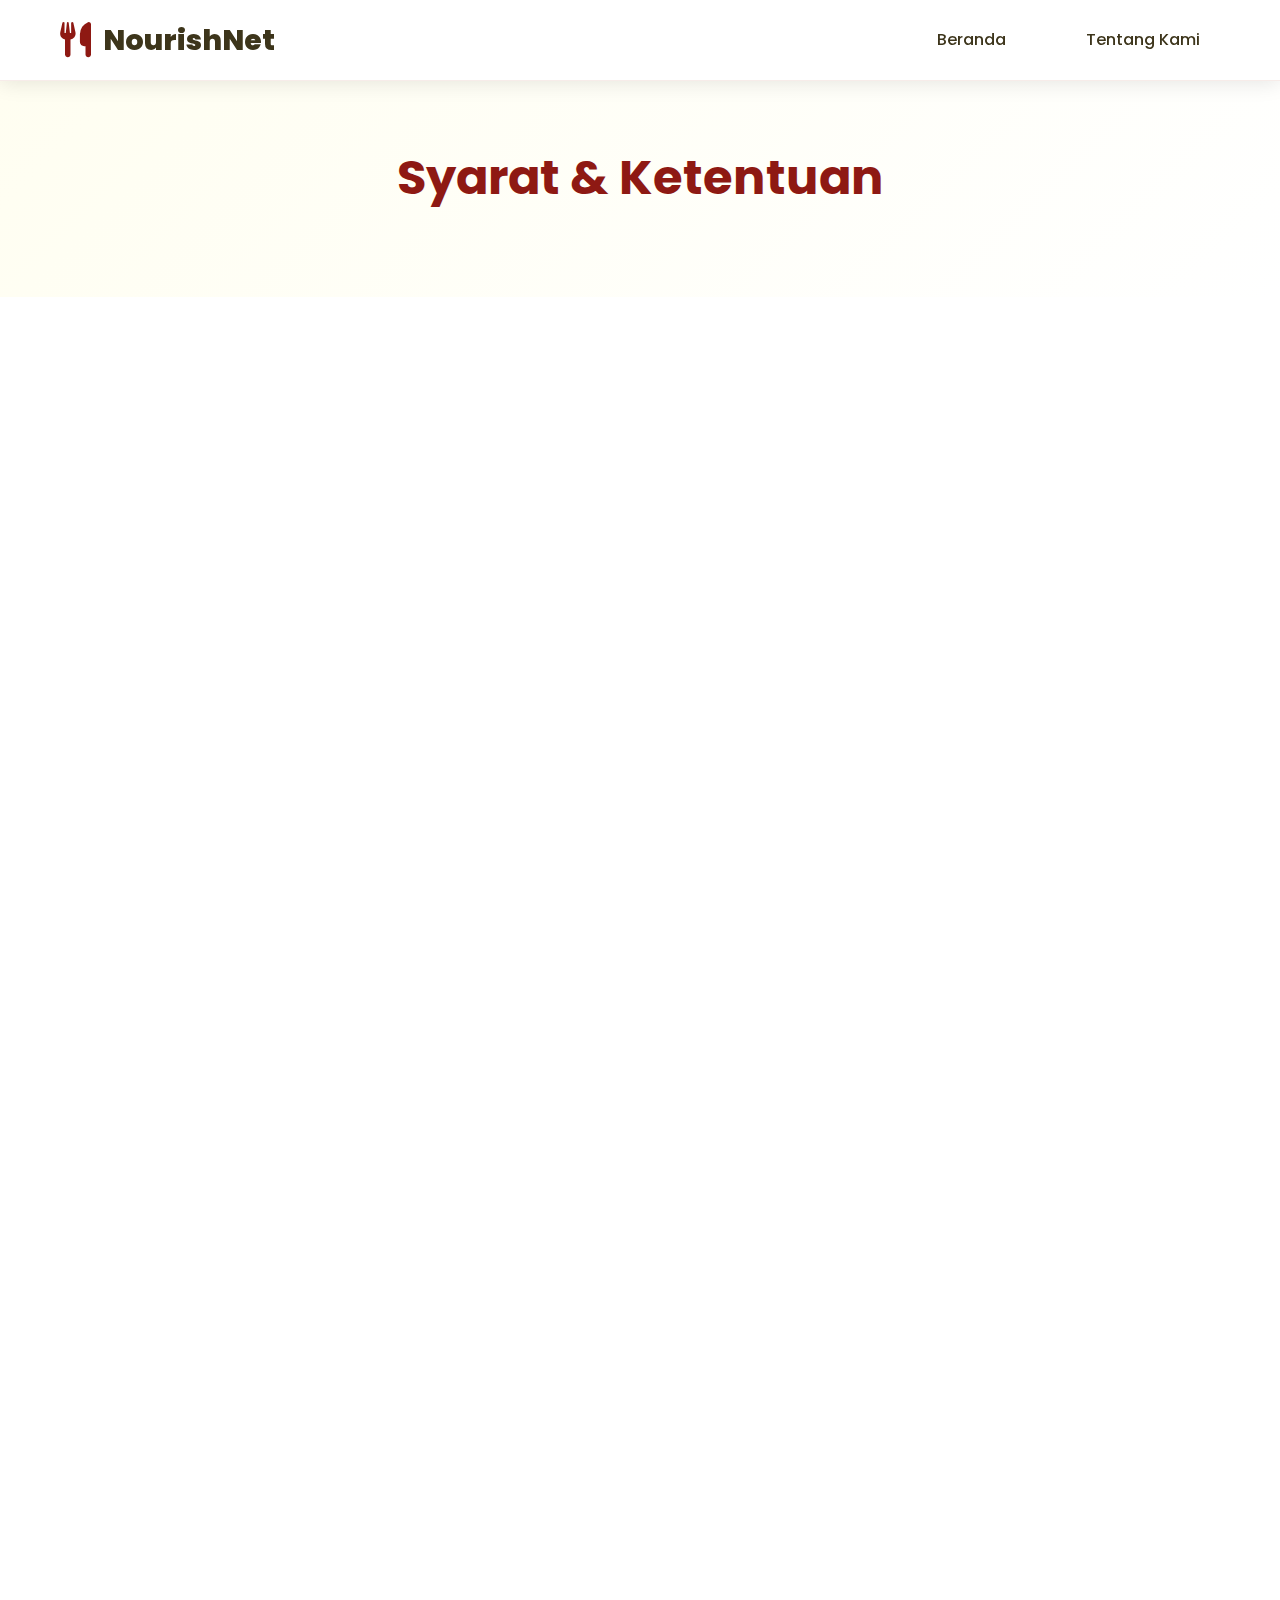
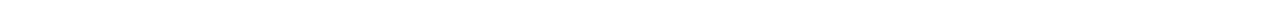
<file: syarat-ketentuan.html>
<!DOCTYPE html>
<html lang="id">
<head>
    <meta charset="UTF-8">
    <meta name="viewport" content="width=device-width, initial-scale=1.0">
    <title>Syarat & Ketentuan - NourishNet</title>
    <link rel="stylesheet" href="style.css">
    <link href="https://cdnjs.cloudflare.com/ajax/libs/font-awesome/6.0.0/css/all.min.css" rel="stylesheet">
    <link href="https://fonts.googleapis.com/css2?family=Poppins:wght@300;400;500;600;700;800&display=swap" rel="stylesheet">
    <style>
        :root {
            --cream: #fff9b4; --salmon: #d79f90; --burgundy: #8e1913;
            --olive: #3d351b; --white: #ffffff; --light-gray: #f8f9fa;
            --dark-gray: #6c757d; --shadow-medium: 0 8px 30px rgba(0, 0, 0, 0.15);
        }
        body { font-family: 'Poppins', sans-serif; }
        .legal-hero {
            padding: 140px 0 80px; text-align: center;
            background: linear-gradient(135deg, rgba(255, 249, 180, 0.2) 0%, var(--white) 100%);
        }
        .legal-hero h1 { font-size: 3rem; color: var(--burgundy); animation: fadeInDown 1s ease-out; }
        .legal-section { padding: 60px 20px; }
        .legal-container {
            max-width: 800px; margin: 0 auto; background: var(--white);
            padding: 50px; border-radius: 20px; box-shadow: var(--shadow-medium);
            transform: translateY(20px); opacity: 0; animation: fadeInUp 1s ease-out forwards;
        }
        .legal-container h2 {
            font-size: 1.8rem; color: var(--olive); margin-top: 30px;
            margin-bottom: 20px; border-bottom: 3px solid var(--salmon); padding-bottom: 10px;
        }
        .legal-container p, .legal-container li { color: var(--dark-gray); line-height: 1.9; text-align: justify; }
        .legal-container ul { list-style-position: inside; padding-left: 10px; }
        .scroll-to-top {
            position: fixed; bottom: 30px; right: 30px; width: 50px; height: 50px;
            background: var(--burgundy); color: var(--white); border-radius: 50%;
            display: none; align-items: center; justify-content: center;
            font-size: 1.5rem; cursor: pointer; transition: all 0.3s ease;
            box-shadow: 0 4px 10px rgba(0,0,0,0.2);
        }
        .scroll-to-top:hover { transform: translateY(-5px); }
        @keyframes fadeInDown { from { opacity: 0; transform: translateY(-20px); } to { opacity: 1; transform: translateY(0); } }
        @keyframes fadeInUp { from { opacity: 0; transform: translateY(20px); } to { opacity: 1; transform: translateY(0); } }
    </style>
</head>
<body>
    <nav class="navbar" id="navbar">
        <div class="nav-container">
            <a href="index.html" class="logo-container"><i class="fas fa-utensils"></i><span>NourishNet</span></a>
            <div class="nav-menu" id="nav-menu">
                <a href="index.html" class="nav-link">Beranda</a>
                <a href="about.html" class="nav-link">Tentang Kami</a>
            </div>
        </div>
    </nav>

    <header class="legal-hero">
        <h1>Syarat & Ketentuan</h1>
    </header>

    <section class="legal-section">
        <div class="legal-container">
            <p><strong>Tanggal Efektif:</strong> 16 Juli 2025</p>
            <p>Selamat datang di NourishNet. Dengan menggunakan platform kami, Anda menyetujui syarat dan ketentuan berikut ini.</p>

            <h2>1. Penggunaan Platform</h2>
            <p>Anda setuju untuk menggunakan NourishNet hanya untuk tujuan yang sah dan sesuai dengan hukum yang berlaku. Dilarang keras menggunakan platform untuk aktivitas ilegal, penipuan, atau merugikan pihak lain.</p>

            <h2>2. Pendaftaran Akun</h2>
            <p>Untuk mengakses beberapa fitur, Anda mungkin diminta untuk mendaftar. Anda bertanggung jawab untuk menjaga kerahasiaan informasi akun Anda, termasuk kata sandi, dan atas semua aktivitas yang terjadi di bawah akun Anda.</p>

            <h2>3. Donasi dan Transaksi</h2>
            <p>Semua donasi yang dilakukan melalui platform kami bersifat final dan tidak dapat dikembalikan, kecuali ditentukan lain oleh hukum. Kami berkomitmen untuk menyalurkan dana secara transparan ke program-program yang telah kami verifikasi.</p>

             <h2>4. Konten Pengguna</h2>
            <p>Anda bertanggung jawab atas konten apa pun yang Anda unggah atau bagikan di platform. Anda tidak boleh memposting konten yang melanggar hak cipta, bersifat memfitnah, atau melanggar hukum.</p>
            
            <h2>5. Perubahan Layanan</h2>
            <p>Kami berhak untuk mengubah atau menghentikan layanan kami kapan saja tanpa pemberitahuan sebelumnya. Kami tidak bertanggung jawab kepada Anda atau pihak ketiga mana pun atas modifikasi atau penghentian layanan.</p>
        </div>
    </section>

    <div class="scroll-to-top" id="scrollToTopBtn"><i class="fas fa-arrow-up"></i></div>

    <script>
        document.addEventListener('DOMContentLoaded', function() {
            const scrollToTopBtn = document.getElementById('scrollToTopBtn');
            window.onscroll = function() {
                if (document.body.scrollTop > 100 || document.documentElement.scrollTop > 100) {
                    scrollToTopBtn.style.display = "flex";
                } else {
                    scrollToTopBtn.style.display = "none";
                }
            };
            scrollToTopBtn.addEventListener('click', function() {
                window.scrollTo({ top: 0, behavior: 'smooth' });
            });
        });
    </script>
</body>
</html>
</file>
<file: contact.css>
/* Reset and Base Styles */
* {
  margin: 0;
  padding: 0;
  box-sizing: border-box;
}

:root {
  --cream: #fff9b4;
  --salmon: #d79f90;
  --burgundy: #8e1913;
  --olive: #3d351b;
  --white: #ffffff;
  --light-gray: #f8f9fa;
  --dark-gray: #6c757d;
  --gradient-primary: linear-gradient(135deg, var(--burgundy) 0%, #b91c1c 100%);
  --gradient-secondary: linear-gradient(135deg, var(--olive) 0%, #4d4016 100%);
  --shadow-light: 0 4px 20px rgba(0, 0, 0, 0.1);
  --shadow-medium: 0 8px 30px rgba(0, 0, 0, 0.15);
  --shadow-heavy: 0 20px 60px rgba(0, 0, 0, 0.2);
}

body {
  font-family: "Poppins", sans-serif;
  line-height: 1.6;
  color: var(--olive);
  background-color: var(--white);
  overflow-x: hidden;
}

/* Prevent scrolling when mobile menu is active */
body.no-scroll {
  overflow: hidden;
}

.container {
  max-width: 1200px;
  margin: 0 auto;
  padding: 0 20px;
}

/* Navigation */
.navbar {
  background: rgba(255, 255, 255, 0.95);
  backdrop-filter: blur(20px);
  box-shadow: 0 2px 20px rgba(0, 0, 0, 0.1);
  position: fixed;
  top: 0;
  width: 100%;
  z-index: 1000;
  border-bottom: 1px solid rgba(215, 159, 144, 0.2);
  transition: all 0.3s ease;
}

.navbar.scrolled {
  background: rgba(255, 255, 255, 0.98);
  box-shadow: 0 4px 30px rgba(0, 0, 0, 0.15);
}

.nav-container {
  max-width: 1200px;
  margin: 0 auto;
  padding: 0 20px;
  display: flex;
  justify-content: space-between;
  align-items: center;
  height: 80px;
}

.logo-container {
  display: flex;
  align-items: center;
  font-size: 1.8rem;
  font-weight: 800;
  color: var(--olive);
  text-decoration: none;
}

.logo-container i {
  color: var(--burgundy);
  margin-right: 12px;
  font-size: 2.2rem;
  animation: pulse 2s infinite;
}

@keyframes pulse {
  0%,
  100% {
    transform: scale(1);
  }
  50% {
    transform: scale(1.1);
  }
}

.nav-menu {
  display: flex;
  gap: 40px;
  align-items: center;
}

.nav-link {
  text-decoration: none;
  color: var(--olive);
  font-weight: 500;
  font-size: 1rem;
  padding: 12px 20px;
  border-radius: 25px;
  transition: all 0.3s ease;
  position: relative;
  overflow: hidden;
}

.nav-link::before {
  content: "";
  position: absolute;
  top: 0;
  left: -100%;
  width: 100%;
  height: 100%;
  background: var(--gradient-primary);
  transition: left 0.3s ease;
  z-index: -1;
}

.nav-link:hover::before,
.nav-link.active::before {
  left: 0;
}

.nav-link:hover,
.nav-link.active {
  color: var(--white);
  transform: translateY(-2px);
}

.nav-link.btn-login {
  background: var(--gradient-primary);
  color: var(--white);
  padding: 10px 20px;
  border-radius: 50px;
  font-weight: 600;
  margin-left: 20px; /* Pushed to the right */
  box-shadow: var(--shadow-light);
}

.nav-link.btn-login:hover {
  box-shadow: var(--shadow-medium);
}

.nav-link.btn-login::before {
  content: none; /* Disable default nav-link hover effect for login button */
}

.nav-toggle {
  display: none;
  flex-direction: column;
  cursor: pointer;
  padding: 5px;
}

.bar {
  width: 25px;
  height: 3px;
  background-color: var(--olive);
  margin: 3px 0;
  transition: 0.3s;
  border-radius: 2px;
}

.nav-toggle.active .bar:nth-child(1) {
  transform: translateY(9px) rotate(45deg);
}

.nav-toggle.active .bar:nth-child(2) {
  opacity: 0;
}

.nav-toggle.active .bar:nth-child(3) {
  transform: translateY(-9px) rotate(-45deg);
}

/* Profile Menu Styles */
.profile-menu {
  position: relative;
  margin-left: 20px;
}

.profile-trigger {
  display: flex;
  align-items: center;
  gap: 12px;
  padding: 8px 16px;
  border-radius: 25px;
  cursor: pointer;
  transition: all 0.3s ease;
  background: rgba(142, 25, 19, 0.1);
}

.profile-trigger:hover {
  background: rgba(142, 25, 19, 0.2);
}

.profile-avatar {
  width: 40px;
  height: 40px;
  border-radius: 50%;
  background: var(--burgundy);
  display: flex;
  align-items: center;
  justify-content: center;
  color: var(--white);
  font-weight: 600;
  font-size: 0.9rem;
}

.profile-username {
  font-weight: 600;
  color: var(--olive);
}

.profile-trigger i {
  color: var(--olive);
  font-size: 0.8rem;
  transition: transform 0.3s ease;
}

.profile-dropdown.show .profile-trigger i {
  transform: rotate(180deg);
}

.profile-dropdown {
  position: absolute;
  top: 100%;
  right: 0;
  background: var(--white);
  border-radius: 12px;
  box-shadow: var(--shadow-heavy);
  border: 1px solid rgba(215, 159, 144, 0.2);
  min-width: 200px;
  opacity: 0;
  visibility: hidden;
  transform: translateY(-10px);
  transition: all 0.3s ease;
  z-index: 1001;
  margin-top: 8px;
}

.profile-dropdown.show {
  opacity: 1;
  visibility: visible;
  transform: translateY(0);
}

.dropdown-item {
  display: flex;
  align-items: center;
  gap: 12px;
  padding: 12px 16px;
  color: var(--olive);
  text-decoration: none;
  transition: all 0.3s ease;
  border-radius: 8px;
  margin: 4px 8px;
}

.dropdown-item:hover {
  background: rgba(142, 25, 19, 0.1);
  color: var(--burgundy);
}

.dropdown-item i {
  width: 16px;
  text-align: center;
}

.dropdown-divider {
  height: 1px;
  background: rgba(215, 159, 144, 0.2);
  margin: 8px 16px;
}

.logout-btn:hover {
  background: rgba(220, 53, 69, 0.1);
  color: #dc3545;
}

/* Buttons */
.btn {
  padding: 16px 32px;
  border: none;
  border-radius: 50px;
  font-size: 1rem;
  font-weight: 600;
  cursor: pointer;
  transition: all 0.3s ease;
  display: inline-flex;
  align-items: center;
  gap: 12px;
  text-decoration: none;
  position: relative;
  overflow: hidden;
  z-index: 1;
}

.btn-primary {
  background: var(--gradient-primary);
  color: var(--white);
  box-shadow: var(--shadow-medium);
}

.btn-primary:hover {
  transform: translateY(-3px);
  box-shadow: var(--shadow-heavy);
}

.btn-secondary {
  background: var(--gradient-secondary);
  color: var(--white);
  box-shadow: var(--shadow-light);
}

.btn-secondary:hover {
  transform: translateY(-3px);
  box-shadow: var(--shadow-medium);
}

.btn-outline {
  background: transparent;
  color: var(--olive);
  border: 2px solid var(--olive);
}

.btn-outline:hover {
  background: var(--olive);
  color: var(--white);
  transform: translateY(-3px);
}

.btn-light {
  background: var(--white);
  color: var(--burgundy);
  box-shadow: var(--shadow-medium);
}

.btn-light:hover {
  transform: translateY(-3px);
  box-shadow: var(--shadow-heavy);
}

.btn-outline-light {
  background: transparent;
  color: var(--white);
  border: 2px solid var(--white);
}

.btn-outline-light:hover {
  background: var(--white);
  color: var(--burgundy);
  transform: translateY(-3px);
}

.btn-shine {
  position: absolute;
  top: 0;
  left: -100%;
  width: 100%;
  height: 100%;
  background: linear-gradient(90deg, transparent, rgba(255, 255, 255, 0.3), transparent);
  transition: left 0.6s ease;
}

.btn:hover .btn-shine {
  left: 100%;
}

.btn-block {
  width: 100%;
  justify-content: center;
}

/* Hero Section */
.hero {
  min-height: 100vh;
  display: flex;
  align-items: center;
  position: relative;
  overflow: hidden;
  background: linear-gradient(135deg, var(--cream) 0%, rgba(255, 249, 180, 0.8) 50%, var(--white) 100%);
  padding-top: 80px; /* To account for fixed navbar */
}

.hero-bg {
  position: absolute;
  top: 0;
  left: 0;
  width: 100%;
  height: 100%;
  z-index: -2;
}

.hero-overlay {
  position: absolute;
  top: 0;
  left: 0;
  width: 100%;
  height: 100%;
  background: radial-gradient(circle at 30% 70%, rgba(142, 25, 19, 0.1) 0%, transparent 50%);
}

.floating-elements {
  position: absolute;
  width: 100%;
  height: 100%;
  overflow: hidden;
  pointer-events: none; /* Allows clicks to pass through */
}

.floating-element {
  position: absolute;
  width: 60px;
  height: 60px;
  background: linear-gradient(45deg, var(--salmon), var(--burgundy));
  border-radius: 50%;
  opacity: 0.1;
  animation: float var(--duration) ease-in-out infinite;
  animation-delay: var(--delay);
  filter: blur(5px);
}

.floating-element:nth-child(1) {
  top: 20%;
  left: 10%;
}
.floating-element:nth-child(2) {
  top: 60%;
  right: 15%;
}
.floating-element:nth-child(3) {
  bottom: 30%;
  left: 20%;
}
.floating-element:nth-child(4) {
  top: 5%;
  left: 40%;
  transform: scale(0.7);
}
.floating-element:nth-child(5) {
  bottom: 10%;
  right: 50%;
  transform: scale(1.3);
}

@keyframes float {
  0%,
  100% {
    transform: translateY(0px) rotate(0deg);
  }
  50% {
    transform: translateY(-30px) rotate(180deg);
  }
}

.hero-container {
  max-width: 1200px;
  margin: 20px;
  padding: 20px;
  /* margin-top: 80px;  Removed due to padding-top on hero */
}

.hero-content {
  display: grid;
  grid-template-columns: 1fr 1fr;
  gap: 80px;
  align-items: center;
  min-height: calc(100vh - 160px); /* Adjust based on navbar height */
}

.hero-badge {
  display: inline-flex;
  align-items: center;
  gap: 12px;
  background: rgba(142, 25, 19, 0.1);
  color: var(--burgundy);
  padding: 10px 16px;
  border-radius: 25px;
  font-size: 0.9rem;
  font-weight: 600;
  margin-bottom: 24px;
  border: 1px solid rgba(142, 25, 19, 0.2);
}

.hero-title {
  font-size: 4rem;
  font-weight: 800;
  line-height: 1.1;
  margin-bottom: 24px;
  color: var(--olive);
}

.title-line {
  display: block;
  animation: slideInUp 0.8s ease-out forwards;
  opacity: 0;
  transform: translateY(30px);
}

.title-line:nth-child(1) {
  animation-delay: 0.1s;
}
.title-line:nth-child(2) {
  animation-delay: 0.2s;
}
.title-line:nth-child(3) {
  animation-delay: 0.3s;
}
.title-line:nth-child(4) {
  animation-delay: 0.4s;
}

.title-line.highlight {
  background: var(--gradient-primary);
  -webkit-background-clip: text;
  -webkit-text-fill-color: transparent;
  background-clip: text;
}

@keyframes slideInUp {
  to {
    opacity: 1;
    transform: translateY(0);
  }
}

.hero-description {
  font-size: 1.2rem;
  color: rgba(61, 53, 27, 0.8);
  margin-bottom: 32px;
  line-height: 1.7;
  animation: fadeIn 1s ease-out 0.5s forwards;
  opacity: 0;
}

@keyframes fadeIn {
  to {
    opacity: 1;
  }
}

.hero-stats {
  display: flex;
  gap: 32px;
  margin-bottom: 40px;
  animation: slideInUp 0.8s ease-out 0.6s forwards;
  opacity: 0;
  transform: translateY(30px);
}

.stat-item {
  text-align: center;
}

.stat-number {
  display: block;
  font-size: 2rem;
  font-weight: 800;
  color: var(--burgundy);
  margin-bottom: 4px;
}

.stat-label {
  font-size: 0.9rem;
  color: rgba(61, 53, 27, 0.7);
  font-weight: 500;
}

.hero-buttons {
  display: flex;
  gap: 20px;
  flex-wrap: wrap;
  animation: slideInUp 0.8s ease-out 0.7s forwards;
  opacity: 0;
  transform: translateY(30px);
}

.hero-visual {
  position: relative;
  animation: slideInRight 1s ease-out 0.3s forwards;
  opacity: 0;
  transform: translateX(50px);
}

@keyframes slideInRight {
  to {
    opacity: 1;
    transform: translateX(0);
  }
}

.hero-image-container {
  position: relative;
  border-radius: 20px;
  overflow: hidden;
  box-shadow: var(--shadow-heavy);
}

.hero-image {
  width: 100%;
  height: 500px;
  object-fit: cover;
  transition: transform 0.3s ease;
}

.hero-image-container:hover .hero-image {
  transform: scale(1.05);
}

.image-overlay {
  position: absolute;
  top: 0;
  left: 0;
  width: 100%;
  height: 100%;
  background: rgba(0, 0, 0, 0.3);
  display: flex;
  align-items: center;
  justify-content: center;
  opacity: 0;
  transition: opacity 0.3s ease;
}

.hero-image-container:hover .image-overlay {
  opacity: 1;
}

.play-button {
  width: 80px;
  height: 80px;
  background: var(--white);
  border-radius: 50%;
  display: flex;
  align-items: center;
  justify-content: center;
  font-size: 2rem;
  color: var(--burgundy);
  cursor: pointer;
  transition: transform 0.3s ease;
}

.play-button:hover {
  transform: scale(1.1);
}

.floating-cards {
  position: absolute;
  width: 100%;
  height: 100%;
  pointer-events: none; /* Allows clicks to pass through */
}

.floating-card {
  position: absolute;
  background: var(--white);
  padding: 16px 20px;
  border-radius: 15px;
  box-shadow: var(--shadow-medium);
  display: flex;
  align-items: center;
  gap: 12px;
  font-weight: 600;
  color: var(--olive);
  animation: floatCard 6s ease-in-out infinite;
  pointer-events: auto; /* Re-enable clicks if needed */
}

.floating-card i {
  font-size: 1.5rem;
  color: var(--burgundy);
}

/* GANTI ATURAN POSISI KARTU YANG LAMA DENGAN YANG INI */

.card-1 { /* Pangan Sehat - Saya pindahkan ke kanan bawah sesuai screenshot Anda */
  bottom: 40px;
  right: -30px; /* Agak keluar sedikit dari gambar untuk efek visual */
  animation-delay: 0s;
}

.card-2 { /* Urban Farming - Ini tetap di kiri untuk keseimbangan desain */
  bottom: 100px;
  left: -60px;
  animation-delay: 2s;
}

.card-3 { /* Donasi Online - Saya pindahkan ke kanan atas agar tidak menumpuk */
  top: 40px;
  right: 20px;
  animation-delay: 4s;
}

@keyframes floatCard {
  0%,
  100% {
    transform: translateY(0px);
  }
  50% {
    transform: translateY(-20px);
  }
}

.scroll-indicator {
  position: absolute;
  bottom: 30px;
  left: 50%;
  transform: translateX(-50%);
  animation: bounce 2s infinite;
}

.scroll-arrow {
  width: 40px;
  height: 40px;
  border: 2px solid var(--burgundy);
  border-radius: 50%;
  display: flex;
  align-items: center;
  justify-content: center;
  color: var(--burgundy);
  cursor: pointer;
}

@keyframes bounce {
  0%,
  20%,
  50%,
  80%,
  100% {
    transform: translateX(-50%) translateY(0);
  }
  40% {
    transform: translateX(-50%) translateY(-10px);
  }
  60% {
    transform: translateX(-50%) translateY(-5px);
  }
}

/* Section Headers */
.section-header {
  text-align: center;
  margin-bottom: 80px;
}

.section-badge {
  display: inline-flex;
  align-items: center;
  gap: 8px;
  background: rgba(142, 25, 19, 0.1);
  color: var(--burgundy);
  padding: 8px 20px;
  border-radius: 25px;
  font-size: 0.9rem;
  font-weight: 600;
  margin-bottom: 20px;
  border: 1px solid rgba(142, 25, 19, 0.2);
}

.section-header h2 {
  font-size: 3rem;
  font-weight: 800;
  color: var(--olive);
  margin-bottom: 20px;
  line-height: 1.2;
}

.section-header p {
  font-size: 1.2rem;
  color: rgba(61, 53, 27, 0.7);
  max-width: 600px;
  margin: 0 auto;
  line-height: 1.6;
}

/* Impact Section */
.impact {
  padding: 120px 0;
  background: var(--white);
}

.impact-grid {
  display: grid;
  grid-template-columns: repeat(auto-fit, minmax(280px, 1fr));
  gap: 40px;
}

.impact-card {
  background: var(--white);
  padding: 40px 30px;
  border-radius: 20px;
  text-align: center;
  box-shadow: var(--shadow-light);
  border: 1px solid rgba(215, 159, 144, 0.2);
  transition: all 0.3s ease;
  position: relative;
  overflow: hidden;
}

.impact-card::before {
  content: "";
  position: absolute;
  top: 0;
  left: 0;
  width: 100%;
  height: 4px;
  background: var(--gradient-primary);
}

.impact-card:hover {
  transform: translateY(-10px);
  box-shadow: var(--shadow-heavy);
}

.impact-icon {
  width: 80px;
  height: 80px;
  background: var(--gradient-primary);
  border-radius: 20px;
  display: flex;
  align-items: center;
  justify-content: center;
  margin: 0 auto 24px;
  transition: transform 0.3s ease;
}

.impact-card:hover .impact-icon {
  transform: scale(1.1) rotate(5deg);
}

.impact-icon i {
  font-size: 2rem;
  color: var(--white);
}

.impact-number {
  font-size: 3rem;
  font-weight: 800;
  color: var(--burgundy);
  margin-bottom: 12px;
  display: block;
}

.impact-content p {
  color: rgba(61, 53, 27, 0.8);
  font-weight: 500;
  margin-bottom: 20px;
}

.impact-progress {
  width: 100%;
  height: 6px;
  background: rgba(215, 159, 144, 0.2);
  border-radius: 3px;
  overflow: hidden;
}

.progress-bar {
  height: 100%;
  background: var(--gradient-primary);
  border-radius: 3px;
  width: 0;
  transition: width 2s ease-in-out;
}

/* Programs Preview */
.programs-preview {
  padding: 120px 0;
  background: linear-gradient(135deg, rgba(255, 249, 180, 0.3) 0%, var(--white) 100%);
}

.programs-grid {
  display: grid;
  grid-template-columns: 2fr 1fr 1fr; /* Featured takes 2 columns */
  gap: 40px;
}

.program-card {
  background: var(--white);
  border-radius: 20px;
  overflow: hidden;
  box-shadow: var(--shadow-light);
  transition: all 0.3s ease;
  border: 1px solid rgba(215, 159, 144, 0.2);
  display: flex;
  flex-direction: column; /* For proper internal layout */
}

.program-card:hover {
  transform: translateY(-10px);
  box-shadow: var(--shadow-heavy);
}

.program-card.featured {
  grid-column: span 2; /* Featured card spans 2 columns on desktop */
}

.program-image {
  position: relative;
  overflow: hidden;
  height: 250px; /* Default height for non-featured */
}

.program-image img {
  width: 100%;
  height: 100%;
  object-fit: cover;
  transition: transform 0.3s ease;
}

.program-card.featured .program-image {
  height: 350px; /* Taller for featured image */
}

.program-card:hover .program-image img {
  transform: scale(1.1);
}

.program-badge {
  position: absolute;
  top: 20px;
  right: 20px;
  background: var(--gradient-primary);
  color: var(--white);
  padding: 6px 16px;
  border-radius: 20px;
  font-size: 0.8rem;
  font-weight: 600;
}

.program-content {
  padding: 30px;
  flex-grow: 1; /* Allows content to expand and push link to bottom */
  display: flex;
  flex-direction: column;
}

.program-icon {
  width: 60px;
  height: 60px;
  background: rgba(142, 25, 19, 0.1);
  border-radius: 15px;
  display: flex;
  align-items: center;
  justify-content: center;
  margin-bottom: 20px;
}

.program-icon i {
  font-size: 1.5rem;
  color: var(--burgundy);
}

.program-content h3 {
  font-size: 1.5rem;
  font-weight: 700;
  color: var(--olive);
  margin-bottom: 16px;
}

.program-content p {
  color: rgba(61, 53, 27, 0.8);
  line-height: 1.6;
  margin-bottom: 24px;
  flex-grow: 1; /* Ensures text takes available space */
}

.program-stats {
  display: flex;
  gap: 24px;
  margin-bottom: 24px;
  padding: 20px;
  background: rgba(255, 249, 180, 0.3);
  border-radius: 12px;
}

.stat {
  text-align: center;
}

.stat-value {
  display: block;
  font-size: 1.5rem;
  font-weight: 700;
  color: var(--burgundy);
}

.stat-label {
  font-size: 0.8rem;
  color: rgba(61, 53, 27, 0.7);
}

.program-link {
  display: inline-flex;
  align-items: center;
  gap: 8px;
  color: var(--burgundy);
  text-decoration: none;
  font-weight: 600;
  transition: all 0.3s ease;
  margin-top: auto; /* Pushes the link to the bottom */
}

.program-link:hover {
  gap: 12px;
  color: var(--olive);
}

/* CTA Section */
.cta {
  padding: 120px 0;
  position: relative;
  overflow: hidden;
  text-align: center;
}

.cta-bg {
  position: absolute;
  top: 0;
  left: 0;
  width: 100%;
  height: 100%;
  background: var(--gradient-primary);
  z-index: -2;
}

.cta-overlay {
  position: absolute;
  top: 0;
  left: 0;
  width: 100%;
  height: 100%;
  background: url('data:image/svg+xml,<svg xmlns="http://www.w3.org/2000/svg" viewBox="0 0 100 100"><defs><pattern id="grain" width="100" height="100" patternUnits="userSpaceOnUse"><circle cx="25" cy="25" r="1" fill="rgba(255,255,255,0.1)"/><circle cx="75" cy="75" r="1" fill="rgba(255,255,255,0.1)"/><circle cx="50" cy="10" r="1" fill="rgba(255,255,255,0.1)"/><circle cx="10" cy="90" r="1" fill="rgba(255,255,255,0.1)"/></pattern></defs><rect width="100" height="100" fill="url(%23grain)"/></svg>');
  z-index: -1;
}

.cta-content {
  max-width: 800px;
  margin: 0 auto;
}

.cta-text h2 {
  font-size: 3rem;
  font-weight: 800;
  color: var(--white);
  margin-bottom: 24px;
  line-height: 1.2;
}

.cta-text p {
  font-size: 1.2rem;
  color: rgba(255, 255, 255, 0.9);
  margin-bottom: 40px;
  line-height: 1.6;
}

.cta-buttons {
  display: flex;
  justify-content: center;
  gap: 20px;
  flex-wrap: wrap;
}

/* --- Universal Footer --- */
.footer {
  background: var(--olive);
  color: var(--white);
  padding: 80px 0 20px;
  position: relative;
  overflow: hidden;
}

.footer-content {
  display: grid;
  grid-template-columns: 2fr 1fr 1fr 1fr;
  gap: 60px;
  margin-bottom: 60px;
}

.footer-bg { 
  position: absolute;
  top: 0;
  left: 0;
  width: 100%;
  height: 100%;
  z-index: -1;
}

.footer-pattern {
  position: absolute;
}

.footer-section a:hover {
  color: var(--cream);
  transform: translateX(5px); /* Bergerak ke kanan */
}

.footer .social-link:hover {
  background: var(--cream);  
  color: var(--olive);       
  transform: translateY(-3px); 
}

.brand-section p {
  color: rgba(255, 255, 255, 0.8);
  margin: 20px 0 30px;
}

.social-links {
  display: flex;
  gap: 16px;
}

.social-link {
  width: 50px;
  height: 50px;
  background: rgba(255, 255, 255, 0.1);
  border-radius: 50%;
  display: flex;
  align-items: center;
  justify-content: center;
  color: var(--white);
  text-decoration: none;
  transition: all 0.3s ease;
}

.social-link:hover {
  background: var(--cream);
  color: var(--olive);
  transform: translateY(-3px);
}

.footer-section h3 {
  font-size: 1.3rem;
  font-weight: 700;
  margin-bottom: 24px;
  color: var(--cream);
}

.footer-section ul {
  list-style: none;
  padding: 0;
}

.footer-section li {
  margin-bottom: 12px;
}

.footer-section a {
  color: rgba(255, 255, 255, 0.8);
  text-decoration: none;
  transition: all 0.3s ease;
}

.footer-section a:hover {
  color: var(--cream);
  padding-left: 5px;
}

.contact-item {
  display: flex;
  align-items: center;
  gap: 12px;
  margin-bottom: 16px;
}

.footer-bottom {
  border-top: 1px solid rgba(255, 255, 255, 0.2);
  padding-top: 30px;
  text-align: center;
}

.footer-bottom-content {
  display: flex;
  justify-content: space-between;
  align-items: center;
  flex-wrap: wrap;
  gap: 20px;
}

.footer-links a {
    color: rgba(255, 255, 255, 0.6);
    text-decoration: none;
    transition: color 0.3s ease;
    margin: 0 10px;
}
.footer-links a:hover{
    color: var(--cream);
}

/* --- Login Page Specific Styles --- */
.login-page {
  min-height: 100vh;
  display: flex;
  align-items: center;
  justify-content: center;
  background: linear-gradient(135deg, var(--cream) 0%, var(--light-gray) 100%);
  padding: 100px 20px; /* Adjust for navbar */
}

.login-container {
  background: var(--white);
  padding: 40px;
  border-radius: 20px;
  box-shadow: var(--shadow-medium);
  max-width: 450px;
  width: 100%;
  text-align: center;
  border: 1px solid rgba(215, 159, 144, 0.2);
}

.login-header h2 {
  font-size: 2rem;
  color: var(--burgundy);
  margin-bottom: 15px;
}

.login-header p {
  font-size: 1rem;
  color: var(--dark-gray);
  margin-bottom: 30px;
}

.login-form .form-group {
  text-align: left;
  margin-bottom: 20px;
}

.login-form label {
  display: block;
  font-weight: 600;
  margin-bottom: 8px;
  color: var(--olive);
  font-size: 0.95rem;
}

.login-form label i {
  margin-right: 8px;
  color: var(--salmon);
}

.login-form input[type="text"],
.login-form input[type="password"] {
  width: 100%;
  padding: 12px 15px;
  border: 1px solid var(--salmon);
  border-radius: 10px;
  font-size: 1rem;
  color: var(--olive);
  transition: border-color 0.3s ease, box-shadow 0.3s ease;
}

.login-form input[type="text"]:focus,
.login-form input[type="password"]:focus {
  border-color: var(--burgundy);
  box-shadow: 0 0 0 3px rgba(142, 25, 19, 0.2);
  outline: none;
}

.login-form button {
  margin-top: 20px;
  width: 100%;
}

.form-switch-text {
  margin-top: 25px;
  font-size: 0.95rem;
  color: var(--dark-gray);
}

.form-switch-text a {
  color: var(--burgundy);
  font-weight: 600;
  text-decoration: none;
}

.form-switch-text a:hover {
  text-decoration: underline;
}

/* Modal Styling (for video and alerts) */
.modal {
  display: none; /* Hidden by default */
  position: fixed; /* Stay in place */
  z-index: 2000; /* Sit on top */
  left: 0;
  top: 0;
  width: 100%; /* Full width */
  height: 100%; /* Full height */
  overflow: auto; /* Enable scroll if needed */
  background-color: rgba(0, 0, 0, 0.7); /* Black w/ opacity */
  justify-content: center;
  align-items: center;
  opacity: 0;
  visibility: hidden;
  transition: opacity 0.3s ease, visibility 0.3s ease;
}

.modal.active {
  display: flex;
  opacity: 1;
  visibility: visible;
}

.modal-content {
  background-color: var(--white);
  margin: auto;
  padding: 30px;
  border-radius: 15px;
  position: relative;
  width: 90%;
  max-width: 800px; /* For video modal */
  box-shadow: var(--shadow-heavy);
  animation: zoomIn 0.3s ease-out;
}

.modal-content.small-modal {
  max-width: 400px; /* For alert modal */
  padding: 25px;
  text-align: center;
}

.modal-content.small-modal .alert-text {
  font-size: 1.1rem;
  margin-bottom: 20px;
  color: var(--olive);
}

.modal-content iframe {
  width: 100%;
  height: 450px; /* Default height */
  display: block;
  border-radius: 10px;
}

.close-button {
  color: var(--dark-gray);
  position: absolute;
  top: 15px;
  right: 25px;
  font-size: 30px;
  font-weight: bold;
  cursor: pointer;
  transition: color 0.3s ease;
}

.close-button:hover,
.close-button:focus {
  color: var(--burgundy);
  text-decoration: none;
}

@keyframes zoomIn {
  from {
    transform: scale(0.8);
    opacity: 0;
  }
  to {
    transform: scale(1);
    opacity: 1;
  }
}

/* --- Responsive Design (RWD) --- */

@media (max-width: 1024px) {
  .programs-grid {
    grid-template-columns: 1fr 1fr;
  }

  .program-card.featured {
    grid-column: span 1; /* Featured card no longer spans 2 columns on tablets */
  }

  .footer-content {
    grid-template-columns: 1fr 1fr;
    gap: 40px;
  }
}

@media (max-width: 768px) {
  .nav-menu {
    position: fixed;
    left: -100%;
    top: 80px;
    flex-direction: column;
    background: rgba(255, 255, 255, 0.98);
    backdrop-filter: blur(20px);
    width: 100%;
    text-align: center;
    transition: 0.3s;
    box-shadow: 0 10px 30px rgba(0, 0, 0, 0.1);
    padding: 40px 0;
    gap: 20px;
    height: calc(100vh - 80px); /* Full height minus navbar */
    overflow-y: auto; /* Enable scrolling for long menus */
  }

  .nav-menu.active {
    left: 0;
  }

  .nav-toggle {
    display: flex;
  }

  .hero-content {
    grid-template-columns: 1fr;
    gap: 60px;
    text-align: center;
  }

  .hero-title {
    font-size: 2.5rem;
  }

  .hero-stats {
    justify-content: center;
  }

  .hero-buttons {
    justify-content: center;
  }

  .section-header h2 {
    font-size: 2.2rem;
  }

  .programs-grid {
    grid-template-columns: 1fr;
  }

  .impact-grid {
    grid-template-columns: repeat(2, 1fr);
    gap: 30px;
  }

  .footer-content {
    grid-template-columns: 1fr;
    gap: 40px;
    text-align: center;
  }

  .brand-section {
    max-width: none;
  }

  .footer-brand .logo-container {
    justify-content: center;
  }

  .social-links {
    justify-content: center;
  }

  .footer-bottom-content {
    flex-direction: column;
    text-align: center;
  }
  .footer-bottom .footer-links {
    margin-top: 15px;
  }

  .cta-text h2 {
    font-size: 2.2rem;
  }

  .cta-buttons {
    flex-direction: column;
    align-items: center;
  }

  .modal-content iframe {
    height: 300px;
  }
}

@media (max-width: 480px) {
  .container {
    padding: 0 15px;
  }

  .hero-title {
    font-size: 2rem;
  }

  .hero-description {
    font-size: 1rem;
  }

  .hero-stats {
    flex-direction: column;
    gap: 20px;
  }

  .hero-buttons {
    flex-direction: column;
  }

  .impact-grid {
    grid-template-columns: 1fr;
  }

  .section-header h2 {
    font-size: 1.8rem;
  }

  .section-header p {
    font-size: 1rem;
  }

  .cta-text h2 {
    font-size: 1.8rem;
  }

  .cta-text p {
    font-size: 1rem;
  }

  .floating-cards {
    display: none; /* Hide floating cards on very small screens for better readability */
  }

  .modal-content iframe {
    height: 200px;
  }
}

/* Smooth scrolling */
html {
  scroll-behavior: smooth;
}

/* Loading animations */
@keyframes slideInUp {
  from {
    opacity: 0;
    transform: translateY(30px);
  }
  to {
    opacity: 1;
    transform: translateY(0);
  }
}

/* Focus styles for accessibility */
button:focus,
input:focus,
textarea:focus,
a:focus {
  outline: 2px solid var(--burgundy);
  outline-offset: 2px;
}
</file>
<file: donasi.css>
/* Reset and Base Styles */
* {
  margin: 0;
  padding: 0;
  box-sizing: border-box;
}

:root {
  --cream: #fff9b4;
  --salmon: #d79f90;
  --burgundy: #8e1913;
  --olive: #3d351b;
  --white: #ffffff;
  --light-gray: #f8f9fa;
  --dark-gray: #6c757d;
  --gradient-primary: linear-gradient(135deg, var(--burgundy) 0%, #b91c1c 100%);
  --gradient-secondary: linear-gradient(135deg, var(--olive) 0%, #4d4016 100%);
  --shadow-light: 0 4px 20px rgba(0, 0, 0, 0.1);
  --shadow-medium: 0 8px 30px rgba(0, 0, 0, 0.15);
  --shadow-heavy: 0 20px 60px rgba(0, 0, 0, 0.2);
}

body {
  font-family: "Poppins", sans-serif;
  line-height: 1.6;
  color: var(--olive);
  background-color: var(--white);
  overflow-x: hidden;
}

/* Prevent scrolling when mobile menu is active */
body.no-scroll {
  overflow: hidden;
}

.container {
  max-width: 1200px;
  margin: 0 auto;
  padding: 0 20px;
}

/* Navigation */
.navbar {
  background: rgba(255, 255, 255, 0.95);
  backdrop-filter: blur(20px);
  box-shadow: 0 2px 20px rgba(0, 0, 0, 0.1);
  position: fixed;
  top: 0;
  width: 100%;
  z-index: 1000;
  border-bottom: 1px solid rgba(215, 159, 144, 0.2);
  transition: all 0.3s ease;
}

.navbar.scrolled {
  background: rgba(255, 255, 255, 0.98);
  box-shadow: 0 4px 30px rgba(0, 0, 0, 0.15);
}

.nav-container {
  max-width: 1200px;
  margin: 0 auto;
  padding: 0 20px;
  display: flex;
  justify-content: space-between;
  align-items: center;
  height: 80px;
}

.logo-container {
  display: flex;
  align-items: center;
  font-size: 1.8rem;
  font-weight: 800;
  color: var(--olive);
  text-decoration: none;
}

.logo-container i {
  color: var(--burgundy);
  margin-right: 12px;
  font-size: 2.2rem;
  animation: pulse 2s infinite;
}

@keyframes pulse {
  0%,
  100% {
    transform: scale(1);
  }
  50% {
    transform: scale(1.1);
  }
}

.nav-menu {
  display: flex;
  gap: 40px;
  align-items: center;
}

.nav-link {
  text-decoration: none;
  color: var(--olive);
  font-weight: 500;
  font-size: 1rem;
  padding: 12px 20px;
  border-radius: 25px;
  transition: all 0.3s ease;
  position: relative;
  overflow: hidden;
}

.nav-link::before {
  content: "";
  position: absolute;
  top: 0;
  left: -100%;
  width: 100%;
  height: 100%;
  background: var(--gradient-primary);
  transition: left 0.3s ease;
  z-index: -1;
}

.nav-link:hover::before,
.nav-link.active::before {
  left: 0;
}

.nav-link:hover,
.nav-link.active {
  color: var(--white);
  transform: translateY(-2px);
}

.nav-link.btn-login {
  background: var(--gradient-primary);
  color: var(--white);
  padding: 10px 20px;
  border-radius: 50px;
  font-weight: 600;
  margin-left: 20px; /* Pushed to the right */
  box-shadow: var(--shadow-light);
}

.nav-link.btn-login:hover {
  box-shadow: var(--shadow-medium);
}

.nav-link.btn-login::before {
  content: none; /* Disable default nav-link hover effect for login button */
}

.nav-toggle {
  display: none;
  flex-direction: column;
  cursor: pointer;
  padding: 5px;
}

.bar {
  width: 25px;
  height: 3px;
  background-color: var(--olive);
  margin: 3px 0;
  transition: 0.3s;
  border-radius: 2px;
}

.nav-toggle.active .bar:nth-child(1) {
  transform: translateY(9px) rotate(45deg);
}

.nav-toggle.active .bar:nth-child(2) {
  opacity: 0;
}

.nav-toggle.active .bar:nth-child(3) {
  transform: translateY(-9px) rotate(-45deg);
}

/* Profile Menu Styles */
.profile-menu {
  position: relative;
  margin-left: 20px;
}

.profile-trigger {
  display: flex;
  align-items: center;
  gap: 12px;
  padding: 8px 16px;
  border-radius: 25px;
  cursor: pointer;
  transition: all 0.3s ease;
  background: rgba(142, 25, 19, 0.1);
}

.profile-trigger:hover {
  background: rgba(142, 25, 19, 0.2);
}

.profile-avatar {
  width: 40px;
  height: 40px;
  border-radius: 50%;
  background: var(--burgundy);
  display: flex;
  align-items: center;
  justify-content: center;
  color: var(--white);
  font-weight: 600;
  font-size: 0.9rem;
}

.profile-username {
  font-weight: 600;
  color: var(--olive);
}

.profile-trigger i {
  color: var(--olive);
  font-size: 0.8rem;
  transition: transform 0.3s ease;
}

.profile-dropdown.show .profile-trigger i {
  transform: rotate(180deg);
}

.profile-dropdown {
  position: absolute;
  top: 100%;
  right: 0;
  background: var(--white);
  border-radius: 12px;
  box-shadow: var(--shadow-heavy);
  border: 1px solid rgba(215, 159, 144, 0.2);
  min-width: 200px;
  opacity: 0;
  visibility: hidden;
  transform: translateY(-10px);
  transition: all 0.3s ease;
  z-index: 1001;
  margin-top: 8px;
}

.profile-dropdown.show {
  opacity: 1;
  visibility: visible;
  transform: translateY(0);
}

.dropdown-item {
  display: flex;
  align-items: center;
  gap: 12px;
  padding: 12px 16px;
  color: var(--olive);
  text-decoration: none;
  transition: all 0.3s ease;
  border-radius: 8px;
  margin: 4px 8px;
}

.dropdown-item:hover {
  background: rgba(142, 25, 19, 0.1);
  color: var(--burgundy);
}

.dropdown-item i {
  width: 16px;
  text-align: center;
}

.dropdown-divider {
  height: 1px;
  background: rgba(215, 159, 144, 0.2);
  margin: 8px 16px;
}

.logout-btn:hover {
  background: rgba(220, 53, 69, 0.1);
  color: #dc3545;
}

/* Buttons */
.btn {
  padding: 16px 32px;
  border: none;
  border-radius: 50px;
  font-size: 1rem;
  font-weight: 600;
  cursor: pointer;
  transition: all 0.3s ease;
  display: inline-flex;
  align-items: center;
  gap: 12px;
  text-decoration: none;
  position: relative;
  overflow: hidden;
  z-index: 1;
}

.btn-primary {
  background: var(--gradient-primary);
  color: var(--white);
  box-shadow: var(--shadow-medium);
}

.btn-primary:hover {
  transform: translateY(-3px);
  box-shadow: var(--shadow-heavy);
}

.btn-secondary {
  background: var(--gradient-secondary);
  color: var(--white);
  box-shadow: var(--shadow-light);
}

.btn-secondary:hover {
  transform: translateY(-3px);
  box-shadow: var(--shadow-medium);
}

.btn-outline {
  background: transparent;
  color: var(--olive);
  border: 2px solid var(--olive);
}

.btn-outline:hover {
  background: var(--olive);
  color: var(--white);
  transform: translateY(-3px);
}

.btn-light {
  background: var(--white);
  color: var(--burgundy);
  box-shadow: var(--shadow-medium);
}

.btn-light:hover {
  transform: translateY(-3px);
  box-shadow: var(--shadow-heavy);
}

.btn-outline-light {
  background: transparent;
  color: var(--white);
  border: 2px solid var(--white);
}

.btn-outline-light:hover {
  background: var(--white);
  color: var(--burgundy);
  transform: translateY(-3px);
}

.btn-shine {
  position: absolute;
  top: 0;
  left: -100%;
  width: 100%;
  height: 100%;
  background: linear-gradient(90deg, transparent, rgba(255, 255, 255, 0.3), transparent);
  transition: left 0.6s ease;
}

.btn:hover .btn-shine {
  left: 100%;
}

.btn-block {
  width: 100%;
  justify-content: center;
}

/* Hero Section */
.hero {
  min-height: 100vh;
  display: flex;
  align-items: center;
  position: relative;
  overflow: hidden;
  background: linear-gradient(135deg, var(--cream) 0%, rgba(255, 249, 180, 0.8) 50%, var(--white) 100%);
  padding-top: 80px; /* To account for fixed navbar */
}

.hero-bg {
  position: absolute;
  top: 0;
  left: 0;
  width: 100%;
  height: 100%;
  z-index: -2;
}

.hero-overlay {
  position: absolute;
  top: 0;
  left: 0;
  width: 100%;
  height: 100%;
  background: radial-gradient(circle at 30% 70%, rgba(142, 25, 19, 0.1) 0%, transparent 50%);
}

.floating-elements {
  position: absolute;
  width: 100%;
  height: 100%;
  overflow: hidden;
  pointer-events: none; /* Allows clicks to pass through */
}

.floating-element {
  position: absolute;
  width: 60px;
  height: 60px;
  background: linear-gradient(45deg, var(--salmon), var(--burgundy));
  border-radius: 50%;
  opacity: 0.1;
  animation: float var(--duration) ease-in-out infinite;
  animation-delay: var(--delay);
  filter: blur(5px);
}

.floating-element:nth-child(1) {
  top: 20%;
  left: 10%;
}
.floating-element:nth-child(2) {
  top: 60%;
  right: 15%;
}
.floating-element:nth-child(3) {
  bottom: 30%;
  left: 20%;
}
.floating-element:nth-child(4) {
  top: 5%;
  left: 40%;
  transform: scale(0.7);
}
.floating-element:nth-child(5) {
  bottom: 10%;
  right: 50%;
  transform: scale(1.3);
}

@keyframes float {
  0%,
  100% {
    transform: translateY(0px) rotate(0deg);
  }
  50% {
    transform: translateY(-30px) rotate(180deg);
  }
}

.hero-container {
  max-width: 1200px;
  margin: 20px;
  padding: 20px;
  /* margin-top: 80px;  Removed due to padding-top on hero */
}

.hero-content {
  display: grid;
  grid-template-columns: 1fr 1fr;
  gap: 80px;
  align-items: center;
  min-height: calc(100vh - 160px); /* Adjust based on navbar height */
}

.hero-badge {
  display: inline-flex;
  align-items: center;
  gap: 12px;
  background: rgba(142, 25, 19, 0.1);
  color: var(--burgundy);
  padding: 10px 16px;
  border-radius: 25px;
  font-size: 0.9rem;
  font-weight: 600;
  margin-bottom: 24px;
  border: 1px solid rgba(142, 25, 19, 0.2);
}

.hero-title {
  font-size: 4rem;
  font-weight: 800;
  line-height: 1.1;
  margin-bottom: 24px;
  color: var(--olive);
}

.title-line {
  display: block;
  animation: slideInUp 0.8s ease-out forwards;
  opacity: 0;
  transform: translateY(30px);
}

.title-line:nth-child(1) {
  animation-delay: 0.1s;
}
.title-line:nth-child(2) {
  animation-delay: 0.2s;
}
.title-line:nth-child(3) {
  animation-delay: 0.3s;
}
.title-line:nth-child(4) {
  animation-delay: 0.4s;
}

.title-line.highlight {
  background: var(--gradient-primary);
  -webkit-background-clip: text;
  -webkit-text-fill-color: transparent;
  background-clip: text;
}

@keyframes slideInUp {
  to {
    opacity: 1;
    transform: translateY(0);
  }
}

.hero-description {
  font-size: 1.2rem;
  color: rgba(61, 53, 27, 0.8);
  margin-bottom: 32px;
  line-height: 1.7;
  animation: fadeIn 1s ease-out 0.5s forwards;
  opacity: 0;
}

@keyframes fadeIn {
  to {
    opacity: 1;
  }
}

.hero-stats {
  display: flex;
  gap: 32px;
  margin-bottom: 40px;
  animation: slideInUp 0.8s ease-out 0.6s forwards;
  opacity: 0;
  transform: translateY(30px);
}

.stat-item {
  text-align: center;
}

.stat-number {
  display: block;
  font-size: 2rem;
  font-weight: 800;
  color: var(--burgundy);
  margin-bottom: 4px;
}

.stat-label {
  font-size: 0.9rem;
  color: rgba(61, 53, 27, 0.7);
  font-weight: 500;
}

.hero-buttons {
  display: flex;
  gap: 20px;
  flex-wrap: wrap;
  animation: slideInUp 0.8s ease-out 0.7s forwards;
  opacity: 0;
  transform: translateY(30px);
}

.hero-visual {
  position: relative;
  animation: slideInRight 1s ease-out 0.3s forwards;
  opacity: 0;
  transform: translateX(50px);
}

@keyframes slideInRight {
  to {
    opacity: 1;
    transform: translateX(0);
  }
}

.hero-image-container {
  position: relative;
  border-radius: 20px;
  overflow: hidden;
  box-shadow: var(--shadow-heavy);
}

.hero-image {
  width: 100%;
  height: 500px;
  object-fit: cover;
  transition: transform 0.3s ease;
}

.hero-image-container:hover .hero-image {
  transform: scale(1.05);
}

.image-overlay {
  position: absolute;
  top: 0;
  left: 0;
  width: 100%;
  height: 100%;
  background: rgba(0, 0, 0, 0.3);
  display: flex;
  align-items: center;
  justify-content: center;
  opacity: 0;
  transition: opacity 0.3s ease;
}

.hero-image-container:hover .image-overlay {
  opacity: 1;
}

.play-button {
  width: 80px;
  height: 80px;
  background: var(--white);
  border-radius: 50%;
  display: flex;
  align-items: center;
  justify-content: center;
  font-size: 2rem;
  color: var(--burgundy);
  cursor: pointer;
  transition: transform 0.3s ease;
}

.play-button:hover {
  transform: scale(1.1);
}

.floating-cards {
  position: absolute;
  width: 100%;
  height: 100%;
  pointer-events: none; /* Allows clicks to pass through */
}

.floating-card {
  position: absolute;
  background: var(--white);
  padding: 16px 20px;
  border-radius: 15px;
  box-shadow: var(--shadow-medium);
  display: flex;
  align-items: center;
  gap: 12px;
  font-weight: 600;
  color: var(--olive);
  animation: floatCard 6s ease-in-out infinite;
  pointer-events: auto; /* Re-enable clicks if needed */
}

.floating-card i {
  font-size: 1.5rem;
  color: var(--burgundy);
}

/* GANTI ATURAN POSISI KARTU YANG LAMA DENGAN YANG INI */

.card-1 { /* Pangan Sehat - Saya pindahkan ke kanan bawah sesuai screenshot Anda */
  bottom: 40px;
  right: -30px; /* Agak keluar sedikit dari gambar untuk efek visual */
  animation-delay: 0s;
}

.card-2 { /* Urban Farming - Ini tetap di kiri untuk keseimbangan desain */
  bottom: 100px;
  left: -60px;
  animation-delay: 2s;
}

.card-3 { /* Donasi Online - Saya pindahkan ke kanan atas agar tidak menumpuk */
  top: 40px;
  right: 20px;
  animation-delay: 4s;
}

@keyframes floatCard {
  0%,
  100% {
    transform: translateY(0px);
  }
  50% {
    transform: translateY(-20px);
  }
}

.scroll-indicator {
position: absolute;
bottom: -20px; /* Sesuaikan nilai ini untuk posisi vertikal yang tepat */
right: 30px;
animation: bounce 2s infinite;
}

.scroll-arrow {
  width: 40px;
  height: 40px;
  border: 2px solid var(--burgundy);
  border-radius: 50%;
  display: flex;
  align-items: center;
  justify-content: center;
  color: var(--burgundy);
  cursor: pointer;
}

@keyframes bounce {
  0%,
  20%,
  50%,
  80%,
  100% {
    transform: translateX(-50%) translateY(0);
  }
  40% {
    transform: translateX(-50%) translateY(-10px);
  }
  60% {
    transform: translateX(-50%) translateY(-5px);
  }
}

/* Section Headers */
.section-header {
  text-align: center;
  margin-bottom: 80px;
}

.section-badge {
  display: inline-flex;
  align-items: center;
  gap: 8px;
  background: rgba(142, 25, 19, 0.1);
  color: var(--burgundy);
  padding: 8px 20px;
  border-radius: 25px;
  font-size: 0.9rem;
  font-weight: 600;
  margin-bottom: 20px;
  border: 1px solid rgba(142, 25, 19, 0.2);
}

.section-header h2 {
  font-size: 3rem;
  font-weight: 800;
  color: var(--olive);
  margin-bottom: 20px;
  line-height: 1.2;
}

.section-header p {
  font-size: 1.2rem;
  color: rgba(61, 53, 27, 0.7);
  max-width: 600px;
  margin: 0 auto;
  line-height: 1.6;
}

/* Impact Section */
.impact {
  padding: 120px 0;
  background: var(--white);
}

.impact-grid {
  display: grid;
  grid-template-columns: repeat(auto-fit, minmax(280px, 1fr));
  gap: 40px;
}

.impact-card {
  background: var(--white);
  padding: 40px 30px;
  border-radius: 20px;
  text-align: center;
  box-shadow: var(--shadow-light);
  border: 1px solid rgba(215, 159, 144, 0.2);
  transition: all 0.3s ease;
  position: relative;
  overflow: hidden;
}

.impact-card::before {
  content: "";
  position: absolute;
  top: 0;
  left: 0;
  width: 100%;
  height: 4px;
  background: var(--gradient-primary);
}

.impact-card:hover {
  transform: translateY(-10px);
  box-shadow: var(--shadow-heavy);
}

.impact-icon {
  width: 80px;
  height: 80px;
  background: var(--gradient-primary);
  border-radius: 20px;
  display: flex;
  align-items: center;
  justify-content: center;
  margin: 0 auto 24px;
  transition: transform 0.3s ease;
}

.impact-card:hover .impact-icon {
  transform: scale(1.1) rotate(5deg);
}

.impact-icon i {
  font-size: 2rem;
  color: var(--white);
}

.impact-number {
  font-size: 3rem;
  font-weight: 800;
  color: var(--burgundy);
  margin-bottom: 12px;
  display: block;
}

.impact-content p {
  color: rgba(61, 53, 27, 0.8);
  font-weight: 500;
  margin-bottom: 20px;
}

.impact-progress {
  width: 100%;
  height: 6px;
  background: rgba(215, 159, 144, 0.2);
  border-radius: 3px;
  overflow: hidden;
}

.progress-bar {
  height: 100%;
  background: var(--gradient-primary);
  border-radius: 3px;
  width: 0;
  transition: width 2s ease-in-out;
}

/* Programs Preview */
.programs-preview {
  padding: 120px 0;
  background: linear-gradient(135deg, rgba(255, 249, 180, 0.3) 0%, var(--white) 100%);
}

.programs-grid {
  display: grid;
  grid-template-columns: 2fr 1fr 1fr; /* Featured takes 2 columns */
  gap: 40px;
}

.program-card {
  background: var(--white);
  border-radius: 20px;
  overflow: hidden;
  box-shadow: var(--shadow-light);
  transition: all 0.3s ease;
  border: 1px solid rgba(215, 159, 144, 0.2);
  display: flex;
  flex-direction: column; /* For proper internal layout */
}

.program-card:hover {
  transform: translateY(-10px);
  box-shadow: var(--shadow-heavy);
}

.program-card.featured {
  grid-column: span 2; /* Featured card spans 2 columns on desktop */
}

.program-image {
  position: relative;
  overflow: hidden;
  height: 250px; /* Default height for non-featured */
}

.program-image img {
  width: 100%;
  height: 100%;
  object-fit: cover;
  transition: transform 0.3s ease;
}

.program-card.featured .program-image {
  height: 350px; /* Taller for featured image */
}

.program-card:hover .program-image img {
  transform: scale(1.1);
}

.program-badge {
  position: absolute;
  top: 20px;
  right: 20px;
  background: var(--gradient-primary);
  color: var(--white);
  padding: 6px 16px;
  border-radius: 20px;
  font-size: 0.8rem;
  font-weight: 600;
}

.program-content {
  padding: 30px;
  flex-grow: 1; /* Allows content to expand and push link to bottom */
  display: flex;
  flex-direction: column;
}

.program-icon {
  width: 60px;
  height: 60px;
  background: rgba(142, 25, 19, 0.1);
  border-radius: 15px;
  display: flex;
  align-items: center;
  justify-content: center;
  margin-bottom: 20px;
}

.program-icon i {
  font-size: 1.5rem;
  color: var(--burgundy);
}

.program-content h3 {
  font-size: 1.5rem;
  font-weight: 700;
  color: var(--olive);
  margin-bottom: 16px;
}

.program-content p {
  color: rgba(61, 53, 27, 0.8);
  line-height: 1.6;
  margin-bottom: 24px;
  flex-grow: 1; /* Ensures text takes available space */
}

.program-stats {
  display: flex;
  gap: 24px;
  margin-bottom: 24px;
  padding: 20px;
  background: rgba(255, 249, 180, 0.3);
  border-radius: 12px;
}

.stat {
  text-align: center;
}

.stat-value {
  display: block;
  font-size: 1.5rem;
  font-weight: 700;
  color: var(--burgundy);
}

.stat-label {
  font-size: 0.8rem;
  color: rgba(61, 53, 27, 0.7);
}

.program-link {
  display: inline-flex;
  align-items: center;
  gap: 8px;
  color: var(--burgundy);
  text-decoration: none;
  font-weight: 600;
  transition: all 0.3s ease;
  margin-top: auto; /* Pushes the link to the bottom */
}

.program-link:hover {
  gap: 12px;
  color: var(--olive);
}

/* CTA Section */
.cta {
  padding: 120px 0;
  position: relative;
  overflow: hidden;
  text-align: center;
}

.cta-bg {
  position: absolute;
  top: 0;
  left: 0;
  width: 100%;
  height: 100%;
  background: var(--gradient-primary);
  z-index: -2;
}

.cta-overlay {
  position: absolute;
  top: 0;
  left: 0;
  width: 100%;
  height: 100%;
  background: url('data:image/svg+xml,<svg xmlns="http://www.w3.org/2000/svg" viewBox="0 0 100 100"><defs><pattern id="grain" width="100" height="100" patternUnits="userSpaceOnUse"><circle cx="25" cy="25" r="1" fill="rgba(255,255,255,0.1)"/><circle cx="75" cy="75" r="1" fill="rgba(255,255,255,0.1)"/><circle cx="50" cy="10" r="1" fill="rgba(255,255,255,0.1)"/><circle cx="10" cy="90" r="1" fill="rgba(255,255,255,0.1)"/></pattern></defs><rect width="100" height="100" fill="url(%23grain)"/></svg>');
  z-index: -1;
}

.cta-content {
  max-width: 800px;
  margin: 0 auto;
}

.cta-text h2 {
  font-size: 3rem;
  font-weight: 800;
  color: var(--white);
  margin-bottom: 24px;
  line-height: 1.2;
}

.cta-text p {
  font-size: 1.2rem;
  color: rgba(255, 255, 255, 0.9);
  margin-bottom: 40px;
  line-height: 1.6;
}

.cta-buttons {
  display: flex;
  justify-content: center;
  gap: 20px;
  flex-wrap: wrap;
}


.brand-section p {
  color: rgba(255, 255, 255, 0.8);
  margin: 20px 0 30px;
}

.social-links {
  display: flex;
  gap: 16px;
}

.social-link {
  width: 50px;
  height: 50px;
  background: rgba(255, 255, 255, 0.1);
  border-radius: 50%;
  display: flex;
  align-items: center;
  justify-content: center;
  color: var(--white);
  text-decoration: none;
  transition: all 0.3s ease;
}

.social-link:hover {
  background: var(--cream);
  color: var(--olive);
  transform: translateY(-3px);
}

/* --- Universal Footer --- */
.footer {
  background: var(--olive);
  color: var(--white);
  padding: 80px 0 20px;
  position: relative;
  overflow: hidden;
}

.footer-content {
  display: grid;
  grid-template-columns: 2fr 1fr 1fr 1fr;
  gap: 60px;
  margin-bottom: 60px;
}

.footer-bg { 
  position: absolute;
  top: 0;
  left: 0;
  width: 100%;
  height: 100%;
  z-index: -1;
}

.footer-pattern {
  position: absolute;
}

.footer-section a:hover {
  color: var(--cream);
  transform: translateX(5px); /* Bergerak ke kanan */
}

.footer .social-link:hover {
  background: var(--cream);  
  color: var(--olive);       
  transform: translateY(-3px); 
}

.footer-section h3 {
  font-size: 1.3rem;
  font-weight: 700;
  margin-bottom: 24px;
  color: var(--cream);
}

.footer-section ul {
  list-style: none;
  padding: 0;
}

.footer-section li {
  margin-bottom: 12px;
}

.footer-section a {
  color: rgba(255, 255, 255, 0.8);
  text-decoration: none;
  transition: all 0.3s ease;
}

.contact-item {
  display: flex;
  align-items: center;
  gap: 12px;
  margin-bottom: 16px;
}

.footer-bottom {
  border-top: 1px solid rgba(255, 255, 255, 0.2);
  padding-top: 30px;
  text-align: center;
}

.footer-bottom-content {
  display: flex;
  justify-content: space-between;
  align-items: center;
  flex-wrap: wrap;
  gap: 20px;
}

.footer-links a {
    color: rgba(255, 255, 255, 0.6);
    text-decoration: none;
    transition: color 0.3s ease;
    margin: 0 10px;
}

/* --- Login Page Specific Styles --- */
.login-page {
  min-height: 100vh;
  display: flex;
  align-items: center;
  justify-content: center;
  background: linear-gradient(135deg, var(--cream) 0%, var(--light-gray) 100%);
  padding: 100px 20px; /* Adjust for navbar */
}

.login-container {
  background: var(--white);
  padding: 40px;
  border-radius: 20px;
  box-shadow: var(--shadow-medium);
  max-width: 450px;
  width: 100%;
  text-align: center;
  border: 1px solid rgba(215, 159, 144, 0.2);
}

.login-header h2 {
  font-size: 2rem;
  color: var(--burgundy);
  margin-bottom: 15px;
}

.login-header p {
  font-size: 1rem;
  color: var(--dark-gray);
  margin-bottom: 30px;
}

.login-form .form-group {
  text-align: left;
  margin-bottom: 20px;
}

.login-form label {
  display: block;
  font-weight: 600;
  margin-bottom: 8px;
  color: var(--olive);
  font-size: 0.95rem;
}

.login-form label i {
  margin-right: 8px;
  color: var(--salmon);
}

.login-form input[type="text"],
.login-form input[type="password"] {
  width: 100%;
  padding: 12px 15px;
  border: 1px solid var(--salmon);
  border-radius: 10px;
  font-size: 1rem;
  color: var(--olive);
  transition: border-color 0.3s ease, box-shadow 0.3s ease;
}

.login-form input[type="text"]:focus,
.login-form input[type="password"]:focus {
  border-color: var(--burgundy);
  box-shadow: 0 0 0 3px rgba(142, 25, 19, 0.2);
  outline: none;
}

.login-form button {
  margin-top: 20px;
  width: 100%;
}

.form-switch-text {
  margin-top: 25px;
  font-size: 0.95rem;
  color: var(--dark-gray);
}

.form-switch-text a {
  color: var(--burgundy);
  font-weight: 600;
  text-decoration: none;
}

.form-switch-text a:hover {
  text-decoration: underline;
}

/* Modal Styling (for video and alerts) */
.modal {
  display: none; /* Hidden by default */
  position: fixed; /* Stay in place */
  z-index: 2000; /* Sit on top */
  left: 0;
  top: 0;
  width: 100%; /* Full width */
  height: 100%; /* Full height */
  overflow: auto; /* Enable scroll if needed */
  background-color: rgba(0, 0, 0, 0.7); /* Black w/ opacity */
  justify-content: center;
  align-items: center;
  opacity: 0;
  visibility: hidden;
  transition: opacity 0.3s ease, visibility 0.3s ease;
}

.modal.active {
  display: flex;
  opacity: 1;
  visibility: visible;
}

.modal-content {
  background-color: var(--white);
  margin: auto;
  padding: 30px;
  border-radius: 15px;
  position: relative;
  width: 90%;
  max-width: 800px; /* For video modal */
  box-shadow: var(--shadow-heavy);
  animation: zoomIn 0.3s ease-out;
}

.modal-content.small-modal {
  max-width: 400px; /* For alert modal */
  padding: 25px;
  text-align: center;
}

.modal-content.small-modal .alert-text {
  font-size: 1.1rem;
  margin-bottom: 20px;
  color: var(--olive);
}

.modal-content iframe {
  width: 100%;
  height: 450px; /* Default height */
  display: block;
  border-radius: 10px;
}

.close-button {
  color: var(--dark-gray);
  position: absolute;
  top: 15px;
  right: 25px;
  font-size: 30px;
  font-weight: bold;
  cursor: pointer;
  transition: color 0.3s ease;
}

.close-button:hover,
.close-button:focus {
  color: var(--burgundy);
  text-decoration: none;
}

@keyframes zoomIn {
  from {
    transform: scale(0.8);
    opacity: 0;
  }
  to {
    transform: scale(1);
    opacity: 1;
  }
}

/* --- Responsive Design (RWD) --- */

@media (max-width: 1024px) {
  .programs-grid {
    grid-template-columns: 1fr 1fr;
  }

  .program-card.featured {
    grid-column: span 1; /* Featured card no longer spans 2 columns on tablets */
  }

  .footer-content {
    grid-template-columns: 1fr 1fr;
    gap: 40px;
  }
}

@media (max-width: 768px) {
  .nav-menu {
    position: fixed;
    left: -100%;
    top: 80px;
    flex-direction: column;
    background: rgba(255, 255, 255, 0.98);
    backdrop-filter: blur(20px);
    width: 100%;
    text-align: center;
    transition: 0.3s;
    box-shadow: 0 10px 30px rgba(0, 0, 0, 0.1);
    padding: 40px 0;
    gap: 20px;
    height: calc(100vh - 80px); /* Full height minus navbar */
    overflow-y: auto; /* Enable scrolling for long menus */
  }

  .nav-menu.active {
    left: 0;
  }

  .nav-toggle {
    display: flex;
  }

  .hero-content {
    grid-template-columns: 1fr;
    gap: 60px;
    text-align: center;
  }

  .hero-title {
    font-size: 2.5rem;
  }

  .hero-stats {
    justify-content: center;
  }

  .hero-buttons {
    justify-content: center;
  }

  .section-header h2 {
    font-size: 2.2rem;
  }

  .programs-grid {
    grid-template-columns: 1fr;
  }

  .impact-grid {
    grid-template-columns: repeat(2, 1fr);
    gap: 30px;
  }

  .footer-content {
    grid-template-columns: 1fr;
    gap: 40px;
    text-align: center;
  }

  .brand-section {
    max-width: none;
  }

  .footer-brand .logo-container {
    justify-content: center;
  }

  .social-links {
    justify-content: center;
  }

  .footer-bottom-content {
    flex-direction: column;
    text-align: center;
  }
  .footer-bottom .footer-links {
    margin-top: 15px;
  }

  .cta-text h2 {
    font-size: 2.2rem;
  }

  .cta-buttons {
    flex-direction: column;
    align-items: center;
  }

  .modal-content iframe {
    height: 300px;
  }
}

@media (max-width: 480px) {
  .container {
    padding: 0 15px;
  }

  .hero-title {
    font-size: 2rem;
  }

  .hero-description {
    font-size: 1rem;
  }

  .hero-stats {
    flex-direction: column;
    gap: 20px;
  }

  .hero-buttons {
    flex-direction: column;
  }

  .impact-grid {
    grid-template-columns: 1fr;
  }

  .section-header h2 {
    font-size: 1.8rem;
  }

  .section-header p {
    font-size: 1rem;
  }

  .cta-text h2 {
    font-size: 1.8rem;
  }

  .cta-text p {
    font-size: 1rem;
  }

  .floating-cards {
    display: none; /* Hide floating cards on very small screens for better readability */
  }

  .modal-content iframe {
    height: 200px;
  }
}

/* Smooth scrolling */
html {
  scroll-behavior: smooth;
}

/* Loading animations */
@keyframes slideInUp {
  from {
    opacity: 0;
    transform: translateY(30px);
  }
  to {
    opacity: 1;
    transform: translateY(0);
  }
}

/* Focus styles for accessibility */
button:focus,
input:focus,
textarea:focus,
a:focus {
  outline: 2px solid var(--burgundy);
  outline-offset: 2px;
}
</file>
<file: style.css>
/* Reset and Base Styles */
* {
  margin: 0;
  padding: 0;
  box-sizing: border-box;
}

:root {
  --cream: #fff9b4;
  --salmon: #d79f90;
  --burgundy: #8e1913;
  --olive: #3d351b;
  --white: #ffffff;
  --light-gray: #f8f9fa;
  --dark-gray: #6c757d;
  --gradient-primary: linear-gradient(135deg, var(--burgundy) 0%, #b91c1c 100%);
  --gradient-secondary: linear-gradient(135deg, var(--olive) 0%, #4d4016 100%);
  --shadow-light: 0 4px 20px rgba(0, 0, 0, 0.1);
  --shadow-medium: 0 8px 30px rgba(0, 0, 0, 0.15);
  --shadow-heavy: 0 20px 60px rgba(0, 0, 0, 0.2);
}

body {
  font-family: "Poppins", sans-serif;
  line-height: 1.6;
  color: var(--olive);
  background-color: var(--white);
  overflow-x: hidden;
}

/* Prevent scrolling when mobile menu is active */
body.no-scroll {
  overflow: hidden;
}

.container {
  max-width: 1200px;
  margin: 0 auto;
  padding: 0 20px;
}

/* Navigation */
.navbar {
  background: rgba(255, 255, 255, 0.95);
  backdrop-filter: blur(20px);
  box-shadow: 0 2px 20px rgba(0, 0, 0, 0.1);
  position: fixed;
  top: 0;
  width: 100%;
  z-index: 1000;
  border-bottom: 1px solid rgba(215, 159, 144, 0.2);
  transition: all 0.3s ease;
}

.navbar.scrolled {
  background: rgba(255, 255, 255, 0.98);
  box-shadow: 0 4px 30px rgba(0, 0, 0, 0.15);
}

.nav-container {
  max-width: 1200px;
  margin: 0 auto;
  padding: 0 20px;
  display: flex;
  justify-content: space-between;
  align-items: center;
  height: 80px;
}

.logo-container {
  display: flex;
  align-items: center;
  font-size: 1.8rem;
  font-weight: 800;
  color: var(--olive);
  text-decoration: none;
}

.logo-container i {
  color: var(--burgundy);
  margin-right: 12px;
  font-size: 2.2rem;
  animation: pulse 2s infinite;
}

@keyframes pulse {
  0%,
  100% {
    transform: scale(1);
  }
  50% {
    transform: scale(1.1);
  }
}

.nav-menu {
  display: flex;
  gap: 40px;
  align-items: center;
}

.nav-link {
  text-decoration: none;
  color: var(--olive);
  font-weight: 500;
  font-size: 1rem;
  padding: 12px 20px;
  border-radius: 25px;
  transition: all 0.3s ease;
  position: relative;
  overflow: hidden;
}

.nav-link::before {
  content: "";
  position: absolute;
  top: 0;
  left: -100%;
  width: 100%;
  height: 100%;
  background: var(--gradient-primary);
  transition: left 0.3s ease;
  z-index: -1;
}

.nav-link:hover::before,
.nav-link.active::before {
  left: 0;
}

.nav-link:hover,
.nav-link.active {
  color: var(--white);
  transform: translateY(-2px);
}

.nav-link.btn-login {
  background: var(--gradient-primary);
  color: var(--white);
  padding: 10px 20px;
  border-radius: 50px;
  font-weight: 600;
  margin-left: 20px; /* Pushed to the right */
  box-shadow: var(--shadow-light);
}

.nav-link.btn-login:hover {
  box-shadow: var(--shadow-medium);
}

.nav-link.btn-login::before {
  content: none; /* Disable default nav-link hover effect for login button */
}

.nav-toggle {
  display: none;
  flex-direction: column;
  cursor: pointer;
  padding: 5px;
}

.bar {
  width: 25px;
  height: 3px;
  background-color: var(--olive);
  margin: 3px 0;
  transition: 0.3s;
  border-radius: 2px;
}

.nav-toggle.active .bar:nth-child(1) {
  transform: translateY(9px) rotate(45deg);
}

.nav-toggle.active .bar:nth-child(2) {
  opacity: 0;
}

.nav-toggle.active .bar:nth-child(3) {
  transform: translateY(-9px) rotate(-45deg);
}

/* Profile Menu Styles */
.profile-menu {
  position: relative;
  margin-left: 20px;
}

.profile-trigger {
  display: flex;
  align-items: center;
  gap: 12px;
  padding: 8px 16px;
  border-radius: 25px;
  cursor: pointer;
  transition: all 0.3s ease;
  background: rgba(142, 25, 19, 0.1);
}

.profile-trigger:hover {
  background: rgba(142, 25, 19, 0.2);
}

.profile-avatar {
  width: 40px;
  height: 40px;
  border-radius: 50%;
  background: var(--burgundy);
  display: flex;
  align-items: center;
  justify-content: center;
  color: var(--white);
  font-weight: 600;
  font-size: 0.9rem;
}

.profile-username {
  font-weight: 600;
  color: var(--olive);
}

.profile-trigger i {
  color: var(--olive);
  font-size: 0.8rem;
  transition: transform 0.3s ease;
}

.profile-dropdown.show .profile-trigger i {
  transform: rotate(180deg);
}

.profile-dropdown {
  position: absolute;
  top: 100%;
  right: 0;
  background: var(--white);
  border-radius: 12px;
  box-shadow: var(--shadow-heavy);
  border: 1px solid rgba(215, 159, 144, 0.2);
  min-width: 200px;
  opacity: 0;
  visibility: hidden;
  transform: translateY(-10px);
  transition: all 0.3s ease;
  z-index: 1001;
  margin-top: 8px;
}

.profile-dropdown.show {
  opacity: 1;
  visibility: visible;
  transform: translateY(0);
}

.dropdown-item {
  display: flex;
  align-items: center;
  gap: 12px;
  padding: 12px 16px;
  color: var(--olive);
  text-decoration: none;
  transition: all 0.3s ease;
  border-radius: 8px;
  margin: 4px 8px;
}

.dropdown-item:hover {
  background: rgba(142, 25, 19, 0.1);
  color: var(--burgundy);
}

.dropdown-item i {
  width: 16px;
  text-align: center;
}

.dropdown-divider {
  height: 1px;
  background: rgba(215, 159, 144, 0.2);
  margin: 8px 16px;
}

.logout-btn:hover {
  background: rgba(220, 53, 69, 0.1);
  color: #dc3545;
}

/* Buttons */
.btn {
  padding: 16px 32px;
  border: none;
  border-radius: 50px;
  font-size: 1rem;
  font-weight: 600;
  cursor: pointer;
  transition: all 0.3s ease;
  display: inline-flex;
  align-items: center;
  gap: 12px;
  text-decoration: none;
  position: relative;
  overflow: hidden;
  z-index: 1;
}

.btn-primary {
  background: var(--white);   /* Diubah menjadi latar putih */
  color: var(--burgundy);     /* Diubah menjadi teks merah */
  box-shadow: var(--shadow-medium);
}

.btn-primary:hover {
  transform: translateY(-3px);
  box-shadow: var(--shadow-heavy);
}

.btn-secondary {
  background: var(--gradient-primary); /* Menggunakan gradien merah burgundy */
  color: var(--white);                 /* Teks tetap putih */
  box-shadow: var(--shadow-medium);
}

.btn-secondary:hover {
  transform: translateY(-3px);
  box-shadow: var(--shadow-medium);
}

.btn-outline {
  background: transparent;
  color: var(--olive);
  border: 2px solid var(--olive);
}

.btn-outline:hover {
  background: var(--olive);
  color: var(--white);
  transform: translateY(-3px);
}

.btn-light {
  background: var(--white);
  color: var(--burgundy);
  box-shadow: var(--shadow-medium);
}

.btn-light:hover {
  transform: translateY(-3px);
  box-shadow: var(--shadow-heavy);
}

.btn-outline-light {
  background: transparent;
  color: var(--white);
  border: 2px solid var(--white);
}

.btn-outline-light:hover {
  background: var(--white);
  color: var(--burgundy);
  transform: translateY(-3px);
}

.btn-shine {
  position: absolute;
  top: 0;
  left: -100%;
  width: 100%;
  height: 100%;
  background: linear-gradient(90deg, transparent, rgba(255, 255, 255, 0.3), transparent);
  transition: left 0.6s ease;
}

.btn:hover .btn-shine {
  left: 100%;
}

.btn-block {
  width: 100%;
  justify-content: center;
}

/* Hero Section */
.hero {
  min-height: 100vh;
  display: flex;
  align-items: center;
  position: relative;
  overflow: hidden;
  background: linear-gradient(135deg, var(--cream) 0%, rgba(255, 249, 180, 0.8) 50%, var(--white) 100%);
  padding-top: 80px; /* To account for fixed navbar */
}

.hero-bg {
  position: absolute;
  top: 0;
  left: 0;
  width: 100%;
  height: 100%;
  z-index: -2;
}

.hero-overlay {
  position: absolute;
  top: 0;
  left: 0;
  width: 100%;
  height: 100%;
  background: radial-gradient(circle at 30% 70%, rgba(142, 25, 19, 0.1) 0%, transparent 50%);
}

.floating-elements {
  position: absolute;
  width: 100%;
  height: 100%;
  overflow: hidden;
  pointer-events: none; /* Allows clicks to pass through */
}

.floating-element {
  position: absolute;
  width: 60px;
  height: 60px;
  background: linear-gradient(45deg, var(--salmon), var(--burgundy));
  border-radius: 50%;
  opacity: 0.1;
  animation: float var(--duration) ease-in-out infinite;
  animation-delay: var(--delay);
  filter: blur(5px);
}

.floating-element:nth-child(1) {
  top: 20%;
  left: 10%;
}
.floating-element:nth-child(2) {
  top: 60%;
  right: 15%;
}
.floating-element:nth-child(3) {
  bottom: 30%;
  left: 20%;
}
.floating-element:nth-child(4) {
  top: 5%;
  left: 40%;
  transform: scale(0.7);
}
.floating-element:nth-child(5) {
  bottom: 10%;
  right: 50%;
  transform: scale(1.3);
}

@keyframes float {
  0%,
  100% {
    transform: translateY(0px) rotate(0deg);
  }
  50% {
    transform: translateY(-30px) rotate(180deg);
  }
}

.hero-container {
  max-width: 1200px;
  margin: 20px;
  padding: 20px;
  /* margin-top: 80px;  Removed due to padding-top on hero */
}

.hero-content {
  display: grid;
  grid-template-columns: 1fr 1fr;
  gap: 80px;
  align-items: center;
  min-height: calc(100vh - 160px); /* Adjust based on navbar height */
}

.hero-badge {
  display: inline-flex;
  align-items: center;
  gap: 12px;
  background: rgba(142, 25, 19, 0.1);
  color: var(--burgundy);
  padding: 10px 16px;
  border-radius: 25px;
  font-size: 0.9rem;
  font-weight: 600;
  margin-bottom: 24px;
  border: 1px solid rgba(142, 25, 19, 0.2);
}

.hero-title {
  font-size: 4rem;
  font-weight: 800;
  line-height: 1.1;
  margin-bottom: 24px;
  color: var(--olive);
}

.title-line {
  display: block;
  animation: slideInUp 0.8s ease-out forwards;
  opacity: 0;
  transform: translateY(30px);
}

.title-line:nth-child(1) {
  animation-delay: 0.1s;
}
.title-line:nth-child(2) {
  animation-delay: 0.2s;
}
.title-line:nth-child(3) {
  animation-delay: 0.3s;
}
.title-line:nth-child(4) {
  animation-delay: 0.4s;
}

.title-line.highlight {
  background: var(--gradient-primary);
  -webkit-background-clip: text;
  -webkit-text-fill-color: transparent;
  background-clip: text;
}

@keyframes slideInUp {
  to {
    opacity: 1;
    transform: translateY(0);
  }
}

.hero-description {
  font-size: 1.2rem;
  color: rgba(61, 53, 27, 0.8);
  margin-bottom: 32px;
  line-height: 1.7;
  animation: fadeIn 1s ease-out 0.5s forwards;
  opacity: 0;
}

@keyframes fadeIn {
  to {
    opacity: 1;
  }
}

.hero-stats {
  display: flex;
  gap: 32px;
  margin-bottom: 40px;
  animation: slideInUp 0.8s ease-out 0.6s forwards;
  opacity: 0;
  transform: translateY(30px);
}

.stat-item {
  text-align: center;
}

.stat-number {
  display: block;
  font-size: 2rem;
  font-weight: 800;
  color: var(--burgundy);
  margin-bottom: 4px;
}

.stat-label {
  font-size: 0.9rem;
  color: rgba(61, 53, 27, 0.7);
  font-weight: 500;
}

.hero-buttons {
  display: flex;
  gap: 20px;
  flex-wrap: wrap;
  animation: slideInUp 0.8s ease-out 0.7s forwards;
  opacity: 0;
  transform: translateY(30px);
}

.hero-visual {
  position: relative;
  animation: slideInRight 1s ease-out 0.3s forwards;
  opacity: 0;
  transform: translateX(50px);
}

@keyframes slideInRight {
  to {
    opacity: 1;
    transform: translateX(0);
  }
}

.hero-image-container {
  position: relative;
  border-radius: 20px;
  overflow: hidden;
  box-shadow: var(--shadow-heavy);
}

.hero-image {
  width: 100%;
  height: 500px;
  object-fit: cover;
  transition: transform 0.3s ease;
}

.hero-image-container:hover .hero-image {
  transform: scale(1.05);
}

.image-overlay {
  position: absolute;
  top: 0;
  left: 0;
  width: 100%;
  height: 100%;
  background: rgba(0, 0, 0, 0.3);
  display: flex;
  align-items: center;
  justify-content: center;
  opacity: 0;
  transition: opacity 0.3s ease;
}

.hero-image-container:hover .image-overlay {
  opacity: 1;
}

.play-button {
  width: 80px;
  height: 80px;
  background: var(--white);
  border-radius: 50%;
  display: flex;
  align-items: center;
  justify-content: center;
  font-size: 2rem;
  color: var(--burgundy);
  cursor: pointer;
  transition: transform 0.3s ease;
}

.play-button:hover {
  transform: scale(1.1);
}

.floating-cards {
  position: absolute;
  width: 100%;
  height: 100%;
  pointer-events: none; /* Allows clicks to pass through */
}

.floating-card {
  position: absolute;
  background: var(--white);
  padding: 16px 20px;
  border-radius: 15px;
  box-shadow: var(--shadow-medium);
  display: flex;
  align-items: center;
  gap: 12px;
  font-weight: 600;
  color: var(--olive);
  animation: floatCard 6s ease-in-out infinite;
  pointer-events: auto; /* Re-enable clicks if needed */
}

.floating-card i {
  font-size: 1.5rem;
  color: var(--burgundy);
}

.card-1 {
  top: 10%;
  right: -10%;
  animation-delay: 0s;
}

.card-2 {
  bottom: 20%;
  left: -15%;
  animation-delay: 2s;
}

.card-3 {
  top: 50%;
  right: -20%;
  animation-delay: 4s;
}

@keyframes floatCard {
  0%,
  100% {
    transform: translateY(0px);
  }
  50% {
    transform: translateY(-20px);
  }
}

.scroll-indicator {
  position: absolute;
  bottom: 30px;
  left: 50%;
  transform: translateX(-50%);
  animation: bounce 2s infinite;
}

.scroll-arrow {
  width: 40px;
  height: 40px;
  border: 2px solid var(--burgundy);
  border-radius: 50%;
  display: flex;
  align-items: center;
  justify-content: center;
  color: var(--burgundy);
  cursor: pointer;
}

@keyframes bounce {
  0%,
  20%,
  50%,
  80%,
  100% {
    transform: translateX(-50%) translateY(0);
  }
  40% {
    transform: translateX(-50%) translateY(-10px);
  }
  60% {
    transform: translateX(-50%) translateY(-5px);
  }
}

/* Section Headers */
.section-header {
  text-align: center;
  margin-bottom: 80px;
}

.section-badge {
  display: inline-flex;
  align-items: center;
  gap: 8px;
  background: rgba(142, 25, 19, 0.1);
  color: var(--burgundy);
  padding: 8px 20px;
  border-radius: 25px;
  font-size: 0.9rem;
  font-weight: 600;
  margin-bottom: 20px;
  border: 1px solid rgba(142, 25, 19, 0.2);
}

.section-header h2 {
  font-size: 3rem;
  font-weight: 800;
  color: var(--olive);
  margin-bottom: 20px;
  line-height: 1.2;
}

.section-header p {
  font-size: 1.2rem;
  color: rgba(61, 53, 27, 0.7);
  max-width: 600px;
  margin: 0 auto;
  line-height: 1.6;
}

/* Impact Section */
.impact {
  padding: 120px 0;
  background: var(--white);
}

.impact-grid {
  display: grid;
  grid-template-columns: repeat(auto-fit, minmax(280px, 1fr));
  gap: 40px;
}

.impact-card {
  background: var(--white);
  padding: 40px 30px;
  border-radius: 20px;
  text-align: center;
  box-shadow: var(--shadow-light);
  border: 1px solid rgba(215, 159, 144, 0.2);
  transition: all 0.3s ease;
  position: relative;
  overflow: hidden;
}

.impact-card::before {
  content: "";
  position: absolute;
  top: 0;
  left: 0;
  width: 100%;
  height: 4px;
  background: var(--gradient-primary);
}

.impact-card:hover {
  transform: translateY(-10px);
  box-shadow: var(--shadow-heavy);
}

.impact-icon {
  width: 80px;
  height: 80px;
  background: var(--gradient-primary);
  border-radius: 20px;
  display: flex;
  align-items: center;
  justify-content: center;
  margin: 0 auto 24px;
  transition: transform 0.3s ease;
}

.impact-card:hover .impact-icon {
  transform: scale(1.1) rotate(5deg);
}

.impact-icon i {
  font-size: 2rem;
  color: var(--white);
}

.impact-number {
  font-size: 3rem;
  font-weight: 800;
  color: var(--burgundy);
  margin-bottom: 12px;
  display: block;
}

.impact-content p {
  color: rgba(61, 53, 27, 0.8);
  font-weight: 500;
  margin-bottom: 20px;
}

.impact-progress {
  width: 100%;
  height: 6px;
  background: rgba(215, 159, 144, 0.2);
  border-radius: 3px;
  overflow: hidden;
}

.progress-bar {
  height: 100%;
  background: var(--gradient-primary);
  border-radius: 3px;
  width: 0;
  transition: width 2s ease-in-out;
}

/* Programs Preview */
.programs-preview {
  padding: 120px 0;
  background: linear-gradient(135deg, rgba(255, 249, 180, 0.3) 0%, var(--white) 100%);
}

.programs-grid {
  display: grid;
  grid-template-columns: 2fr 1fr 1fr; /* Featured takes 2 columns */
  gap: 40px;
}

.program-card {
  background: var(--white);
  border-radius: 20px;
  overflow: hidden;
  box-shadow: var(--shadow-light);
  transition: all 0.3s ease;
  border: 1px solid rgba(215, 159, 144, 0.2);
  display: flex;
  flex-direction: column; /* For proper internal layout */
}

.program-card:hover {
  transform: translateY(-10px);
  box-shadow: var(--shadow-heavy);
}

.program-card.featured {
  grid-column: span 2; /* Featured card spans 2 columns on desktop */
}

.program-image {
  position: relative;
  overflow: hidden;
  height: 250px; /* Default height for non-featured */
}

.program-image img {
  width: 100%;
  height: 100%;
  object-fit: cover;
  transition: transform 0.3s ease;
}

.program-card.featured .program-image {
  height: 350px; /* Taller for featured image */
}

.program-card:hover .program-image img {
  transform: scale(1.1);
}

.program-badge {
  position: absolute;
  top: 20px;
  right: 20px;
  background: var(--gradient-primary);
  color: var(--white);
  padding: 6px 16px;
  border-radius: 20px;
  font-size: 0.8rem;
  font-weight: 600;
}

.program-content {
  padding: 30px;
  flex-grow: 1; /* Allows content to expand and push link to bottom */
  display: flex;
  flex-direction: column;
}

.program-icon {
  width: 60px;
  height: 60px;
  background: rgba(142, 25, 19, 0.1);
  border-radius: 15px;
  display: flex;
  align-items: center;
  justify-content: center;
  margin-bottom: 20px;
}

.program-icon i {
  font-size: 1.5rem;
  color: var(--burgundy);
}

.program-content h3 {
  font-size: 1.5rem;
  font-weight: 700;
  color: var(--olive);
  margin-bottom: 16px;
}

.program-content p {
  color: rgba(61, 53, 27, 0.8);
  line-height: 1.6;
  margin-bottom: 24px;
  flex-grow: 1; /* Ensures text takes available space */
}

.program-stats {
  display: flex;
  gap: 24px;
  margin-bottom: 24px;
  padding: 20px;
  background: rgba(255, 249, 180, 0.3);
  border-radius: 12px;
}

.stat {
  text-align: center;
}

.stat-value {
  display: block;
  font-size: 1.5rem;
  font-weight: 700;
  color: var(--burgundy);
}

.stat-label {
  font-size: 0.8rem;
  color: rgba(61, 53, 27, 0.7);
}

.program-link {
  display: inline-flex;
  align-items: center;
  gap: 8px;
  color: var(--burgundy);
  text-decoration: none;
  font-weight: 600;
  transition: all 0.3s ease;
  margin-top: auto; /* Pushes the link to the bottom */
}

.program-link:hover {
  gap: 12px;
  color: var(--olive);
}

/* CTA Section */
.cta {
  padding: 120px 0;
  position: relative;
  overflow: hidden;
  text-align: center;
}

.cta-bg {
  position: absolute;
  top: 0;
  left: 0;
  width: 100%;
  height: 100%;
  background: var(--gradient-primary);
  z-index: -2;
}

.cta-overlay {
  position: absolute;
  top: 0;
  left: 0;
  width: 100%;
  height: 100%;
  background: url('data:image/svg+xml,<svg xmlns="http://www.w3.org/2000/svg" viewBox="0 0 100 100"><defs><pattern id="grain" width="100" height="100" patternUnits="userSpaceOnUse"><circle cx="25" cy="25" r="1" fill="rgba(255,255,255,0.1)"/><circle cx="75" cy="75" r="1" fill="rgba(255,255,255,0.1)"/><circle cx="50" cy="10" r="1" fill="rgba(255,255,255,0.1)"/><circle cx="10" cy="90" r="1" fill="rgba(255,255,255,0.1)"/></pattern></defs><rect width="100" height="100" fill="url(%23grain)"/></svg>');
  z-index: -1;
}

.cta-content {
  max-width: 800px;
  margin: 0 auto;
}

.cta-text h2 {
  font-size: 3rem;
  font-weight: 800;
  color: var(--white);
  margin-bottom: 24px;
  line-height: 1.2;
}

.cta-text p {
  font-size: 1.2rem;
  color: rgba(255, 255, 255, 0.9);
  margin-bottom: 40px;
  line-height: 1.6;
}

.cta-buttons {
  display: flex;
  justify-content: center;
  gap: 20px;
  flex-wrap: wrap;
}

/* Footer */
.footer {
  background: var(--olive);
  color: var(--white);
  padding: 80px 0 20px;
  position: relative;
  overflow: hidden;
}

.footer-bg {
  position: absolute;
  top: 0;
  left: 0;
  width: 100%;
  height: 100%;
  z-index: -1;
}

.footer-pattern {
  position: absolute;
}

.footer-content {
  display: grid;
  grid-template-columns: 2fr 1fr 1fr 1fr;
  gap: 60px;
  margin-bottom: 60px;
}

.brand-section {
  max-width: 350px;
}

.footer-brand .logo-container {
  font-size: 2rem;
  margin-bottom: 20px;
}

.footer-brand .logo-container i {
  color: var(--cream);
}

.brand-section p {
  color: rgba(255, 255, 255, 0.8);
  line-height: 1.6;
  margin-bottom: 30px;
}

.footer .social-link {
  width: 50px;
  height: 50px;
  background: rgba(255, 255, 255, 0.1); /* Latar belakang agak transparan */
  border-radius: 50%;                    /* Membuatnya menjadi lingkaran */
  color: var(--white);                   /* Warna ikon di dalamnya putih */
  /* ...properti lain... */
}

.footer .social-link:hover {
  background: var(--cream);  /* Latar belakang berubah jadi kuning krem (#fff9b4) */
  color: var(--olive);       /* Warna ikon berubah jadi hijau zaitun (#3d351b) */
  transform: translateY(-3px); /* Ikon sedikit terangkat ke atas */
}

.social-links {
  display: flex;
  gap: 16px;
}

.social-link {
  width: 50px;
  height: 50px;
  background: rgba(255, 255, 255, 0.1);
  border-radius: 50%;
  display: flex;
  align-items: center;
  justify-content: center;
  color: var(--white);
  text-decoration: none;
  transition: all 0.3s ease;
}

.social-link:hover {
  background: var(--cream);
  color: var(--olive);
  transform: translateY(-3px);
}

.footer-section h3 {
  font-size: 1.3rem;
  font-weight: 700;
  margin-bottom: 24px;
  color: var(--cream);
}

.footer-section ul {
  list-style: none;
  padding: 0;
}

.footer-section li {
  margin-bottom: 12px;
}

.footer-section a {
  color: rgba(255, 255, 255, 0.8);
  text-decoration: none;
  transition: all 0.3s ease;
}

.footer-section a:hover {
  color: var(--cream);
  transform: translateX(5px);
}

.contact-item {
  display: flex;
  align-items: center;
  gap: 12px;
  margin-bottom: 16px;
  color: rgba(255, 255, 255, 0.8);
}

.contact-item i {
  color: var(--cream);
  width: 20px;
}

.footer-bottom {
  border-top: 1px solid rgba(255, 255, 255, 0.2);
  padding-top: 30px;
}

.footer-bottom-content {
  display: flex;
  justify-content: space-between;
  align-items: center;
  flex-wrap: wrap;
  gap: 20px;
}

.footer-bottom p {
  color: rgba(255, 255, 255, 0.6);
  margin: 0;
}

.footer-links {
  display: flex;
  gap: 30px;
}

.footer-links a {
  color: rgba(255, 255, 255, 0.6);
  text-decoration: none;
  transition: color 0.3s ease;
}

.footer-links a:hover {
  color: var(--cream);
}

.brand-section p {
  color: rgba(255, 255, 255, 0.8);
  line-height: 1.6;
  margin-bottom: 30px;
}

.contact-item {
  display: flex;
  align-items: center;
  gap: 12px;
  margin-bottom: 16px;
  color: rgba(255, 255, 255, 0.8);
}

.contact-item i {
  color: var(--cream);
  width: 20px;
}

.footer-bottom {
  border-top: 1px solid rgba(255, 255, 255, 0.2);
  padding-top: 30px;
}

.footer-bottom-content {
  display: flex;
  justify-content: space-between;
  align-items: center;
  flex-wrap: wrap;
  gap: 20px;
}

.footer-bottom p {
  color: rgba(255, 255, 255, 0.6);
  margin: 0;
}

.footer-links {
  display: flex;
  gap: 30px;
}

.footer-links a {
  color: rgba(255, 255, 255, 0.6);
  text-decoration: none;
  transition: color 0.3s ease;
}

.footer-links a:hover {
  color: var(--cream);
}

/* --- Login Page Specific Styles --- */
.login-page {
  min-height: 100vh;
  display: flex;
  align-items: center;
  justify-content: center;
  background: linear-gradient(135deg, var(--cream) 0%, var(--light-gray) 100%);
  padding: 100px 20px; /* Adjust for navbar */
}

.login-container {
  background: var(--white);
  padding: 40px;
  border-radius: 20px;
  box-shadow: var(--shadow-medium);
  max-width: 450px;
  width: 100%;
  text-align: center;
  border: 1px solid rgba(215, 159, 144, 0.2);
}

.login-header h2 {
  font-size: 2rem;
  color: var(--burgundy);
  margin-bottom: 15px;
}

.login-header p {
  font-size: 1rem;
  color: var(--dark-gray);
  margin-bottom: 30px;
}

.login-form .form-group {
  text-align: left;
  margin-bottom: 20px;
}

.login-form label {
  display: block;
  font-weight: 600;
  margin-bottom: 8px;
  color: var(--olive);
  font-size: 0.95rem;
}

.login-form label i {
  margin-right: 8px;
  color: var(--salmon);
}

.login-form input[type="text"],
.login-form input[type="password"] {
  width: 100%;
  padding: 12px 15px;
  border: 1px solid var(--salmon);
  border-radius: 10px;
  font-size: 1rem;
  color: var(--olive);
  transition: border-color 0.3s ease, box-shadow 0.3s ease;
}

.login-form input[type="text"]:focus,
.login-form input[type="password"]:focus {
  border-color: var(--burgundy);
  box-shadow: 0 0 0 3px rgba(142, 25, 19, 0.2);
  outline: none;
}

.login-form button {
  margin-top: 20px;
  width: 100%;
}

.form-switch-text {
  margin-top: 25px;
  font-size: 0.95rem;
  color: var(--dark-gray);
}

.form-switch-text a {
  color: var(--burgundy);
  font-weight: 600;
  text-decoration: none;
}

.form-switch-text a:hover {
  text-decoration: underline;
}

/* Modal Styling (for video and alerts) */
.modal {
  display: none; /* Hidden by default */
  position: fixed; /* Stay in place */
  z-index: 2000; /* Sit on top */
  left: 0;
  top: 0;
  width: 100%; /* Full width */
  height: 100%; /* Full height */
  overflow: auto; /* Enable scroll if needed */
  background-color: rgba(0, 0, 0, 0.7); /* Black w/ opacity */
  justify-content: center;
  align-items: center;
  opacity: 0;
  visibility: hidden;
  transition: opacity 0.3s ease, visibility 0.3s ease;
}

.modal.active {
  display: flex;
  opacity: 1;
  visibility: visible;
}

.modal-content {
  background-color: var(--white);
  margin: auto;
  padding: 30px;
  border-radius: 15px;
  position: relative;
  width: 90%;
  max-width: 800px; /* For video modal */
  box-shadow: var(--shadow-heavy);
  animation: zoomIn 0.3s ease-out;
}

.modal-content.small-modal {
  max-width: 400px; /* For alert modal */
  padding: 25px;
  text-align: center;
}

.modal-content.small-modal .alert-text {
  font-size: 1.1rem;
  margin-bottom: 20px;
  color: var(--olive);
}

.modal-content iframe {
  width: 100%;
  height: 450px; /* Default height */
  display: block;
  border-radius: 10px;
}

.close-button {
  color: var(--dark-gray);
  position: absolute;
  top: 15px;
  right: 25px;
  font-size: 30px;
  font-weight: bold;
  cursor: pointer;
  transition: color 0.3s ease;
}

.close-button:hover,
.close-button:focus {
  color: var(--burgundy);
  text-decoration: none;
}

@keyframes zoomIn {
  from {
    transform: scale(0.8);
    opacity: 0;
  }
  to {
    transform: scale(1);
    opacity: 1;
  }
}

/* --- Responsive Design (RWD) --- */

@media (max-width: 1024px) {
  .programs-grid {
    grid-template-columns: 1fr 1fr;
  }

  .program-card.featured {
    grid-column: span 1; /* Featured card no longer spans 2 columns on tablets */
  }

  .footer-content {
    grid-template-columns: 1fr 1fr;
    gap: 40px;
  }
}

@media (max-width: 768px) {
  .nav-menu {
    position: fixed;
    left: -100%;
    top: 80px;
    flex-direction: column;
    background: rgba(255, 255, 255, 0.98);
    backdrop-filter: blur(20px);
    width: 100%;
    text-align: center;
    transition: 0.3s;
    box-shadow: 0 10px 30px rgba(0, 0, 0, 0.1);
    padding: 40px 0;
    gap: 20px;
    height: calc(100vh - 80px); /* Full height minus navbar */
    overflow-y: auto; /* Enable scrolling for long menus */
  }

  .nav-menu.active {
    left: 0;
  }

  .nav-toggle {
    display: flex;
  }

  .hero-content {
    grid-template-columns: 1fr;
    gap: 60px;
    text-align: center;
  }

  .hero-title {
    font-size: 2.5rem;
  }

  .hero-stats {
    justify-content: center;
  }

  .hero-buttons {
    justify-content: center;
  }

  .section-header h2 {
    font-size: 2.2rem;
  }

  .programs-grid {
    grid-template-columns: 1fr;
  }

  .impact-grid {
    grid-template-columns: repeat(2, 1fr);
    gap: 30px;
  }

  .footer-content {
    grid-template-columns: 1fr;
    gap: 40px;
    text-align: center;
  }

  .brand-section {
    max-width: none;
  }

  .footer-brand .logo-container {
    justify-content: center;
  }

  .social-links {
    justify-content: center;
  }

  .footer-bottom-content {
    flex-direction: column;
    text-align: center;
  }
  .footer-bottom .footer-links {
    margin-top: 15px;
  }

  .cta-text h2 {
    font-size: 2.2rem;
  }

  .cta-buttons {
    flex-direction: column;
    align-items: center;
  }

  .modal-content iframe {
    height: 300px;
  }
}

@media (max-width: 480px) {
  .container {
    padding: 0 15px;
  }

  .hero-title {
    font-size: 2rem;
  }

  .hero-description {
    font-size: 1rem;
  }

  .hero-stats {
    flex-direction: column;
    gap: 20px;
  }

  .hero-buttons {
    flex-direction: column;
  }

  .impact-grid {
    grid-template-columns: 1fr;
  }

  .section-header h2 {
    font-size: 1.8rem;
  }

  .section-header p {
    font-size: 1rem;
  }

  .cta-text h2 {
    font-size: 1.8rem;
  }

  .cta-text p {
    font-size: 1rem;
  }

  .floating-cards {
    display: none; /* Hide floating cards on very small screens for better readability */
  }

  .modal-content iframe {
    height: 200px;
  }
}

/* Smooth scrolling */
html {
  scroll-behavior: smooth;
}

/* Loading animations */
@keyframes slideInUp {
  from {
    opacity: 0;
    transform: translateY(30px);
  }
  to {
    opacity: 1;
    transform: translateY(0);
  }
}

/* Focus styles for accessibility */
button:focus,
input:focus,
textarea:focus,
a:focus {
  outline: 2px solid var(--burgundy);
  outline-offset: 2px;
}
</file>
<file: login-style.css>
/* Reset and Base Styles */
* {
  margin: 0;
  padding: 0;
  box-sizing: border-box;
}

body {
  font-family: "Poppins", sans-serif;
  background: linear-gradient(135deg, #fff9b4 0%, #d79f90 50%, #8e1913 100%);
  min-height: 100vh;
  color: #3d351b;
  position: relative;
  overflow-x: hidden;
}

body::before {
  content: "";
  position: fixed;
  top: 0;
  left: 0;
  right: 0;
  bottom: 0;
  background: radial-gradient(circle at 20% 80%, rgba(142, 25, 19, 0.1) 0%, transparent 50%),
    radial-gradient(circle at 80% 20%, rgba(61, 53, 27, 0.1) 0%, transparent 50%),
    radial-gradient(circle at 40% 40%, rgba(215, 159, 144, 0.1) 0%, transparent 50%);
  z-index: -1;
}

/* Navigation */
.navbar {
  background: rgba(255, 255, 255, 0.95);
  backdrop-filter: blur(15px);
  border-bottom: 1px solid rgba(142, 25, 19, 0.1);
  padding: 1rem 0;
  position: sticky;
  top: 0;
  z-index: 100;
  box-shadow: 0 2px 20px rgba(0, 0, 0, 0.1);
}

.nav-container {
  max-width: 1200px;
  margin: 0 auto;
  padding: 0 2rem;
  display: flex;
  justify-content: space-between;
  align-items: center;
}

.logo-container {
  display: flex;
  align-items: center;
  gap: 0.5rem;
  text-decoration: none;
  color: #8e1913;
  font-weight: 700;
  font-size: 1.5rem;
  transition: all 0.3s ease;
}

.logo-container:hover {
  color: #3d351b;
  transform: scale(1.05);
}

.logo-container i {
  font-size: 2rem;
}

.social-media-icons {
    display: flex;
    justify-content: center;
    gap: 20px;
    margin-top: 20px;
    padding-bottom: 30px;
}

.social-media-icons a {
    display: flex;
    align-items: center;
    justify-content: center;
    width: 50px;
    height: 50px;
    background-color: rgba(255, 255, 255, 0.05);
    border-radius: 50%;
    color: #fff;
    font-size: 20px;
    transition: background-color 0.3s, transform 0.3s;
    text-decoration: none;
}

.social-media-icons a:hover {
    background-color: rgba(255, 255, 255, 0.15);
    transform: scale(1.1);
}

.back-to-home {
  display: flex;
  align-items: center;
}

.back-link {
  display: flex;
  align-items: center;
  gap: 0.5rem;
  text-decoration: none;
  color: #6b7280;
  font-weight: 500;
  transition: all 0.3s ease;
  padding: 0.5rem 1rem;
  border-radius: 25px;
  background: rgba(255, 255, 255, 0.7);
  border: 1px solid rgba(142, 25, 19, 0.1);
}

.back-link:hover {
  color: #8e1913;
  background: rgba(255, 255, 255, 0.9);
  transform: translateY(-2px);
  box-shadow: 0 5px 15px rgba(142, 25, 19, 0.2);
}

/* Login Container */
.login-container {
  display: flex;
  align-items: center;
  justify-content: center;
  min-height: calc(100vh - 100px);
  padding: 2rem;
  position: relative;
}

.login-wrapper {
  width: 100%;
  max-width: 420px;
  position: relative;
  z-index: 10;
}

/* Alert Box */
.alert-box {
  position: fixed;
  top: 20px;
  right: 20px;
  background: #8e1913;
  color: white;
  padding: 1rem 1.5rem;
  border-radius: 12px;
  box-shadow: 0 10px 30px rgba(142, 25, 19, 0.3);
  transform: translateX(400px);
  transition: all 0.4s cubic-bezier(0.68, -0.55, 0.265, 1.55);
  z-index: 1000;
  max-width: 320px;
  border: 1px solid rgba(255, 255, 255, 0.2);
}

.alert-box.success {
  background: linear-gradient(135deg, #10b981, #059669);
}

.alert-box.show {
  transform: translateX(0);
}

.alert-content {
  display: flex;
  justify-content: space-between;
  align-items: center;
  gap: 1rem;
}

.alert-close {
  background: none;
  border: none;
  color: white;
  font-size: 1.5rem;
  cursor: pointer;
  padding: 0;
  line-height: 1;
  opacity: 0.8;
  transition: opacity 0.3s ease;
}

.alert-close:hover {
  opacity: 1;
}

/* Login Card */
.login-card {
  background: rgba(255, 255, 255, 0.95);
  backdrop-filter: blur(20px);
  border-radius: 20px;
  box-shadow: 0 20px 40px rgba(0, 0, 0, 0.1), 0 0 0 1px rgba(255, 255, 255, 0.2);
  overflow: hidden;
  position: relative;
}

.login-card::before {
  content: "";
  position: absolute;
  top: 0;
  left: 0;
  right: 0;
  height: 4px;
  background: linear-gradient(90deg, #8e1913, #d79f90, #fff9b4);
}

/* Tab Navigation */
.tab-navigation {
  display: flex;
  background: rgba(255, 249, 180, 0.3);
  border-bottom: 1px solid rgba(142, 25, 19, 0.1);
  position: relative;
}

.tab-btn {
  flex: 1;
  padding: 1.2rem;
  background: none;
  border: none;
  font-family: inherit;
  font-weight: 600;
  color: #6b7280;
  cursor: pointer;
  transition: all 0.3s ease;
  position: relative;
  font-size: 1rem;
}

.tab-btn.active {
  color: #8e1913;
  background: rgba(255, 255, 255, 0.8);
}

.tab-btn.active::after {
  content: "";
  position: absolute;
  bottom: 0;
  left: 0;
  right: 0;
  height: 3px;
  background: linear-gradient(90deg, #8e1913, #d79f90);
  border-radius: 2px 2px 0 0;
}

.tab-btn:hover:not(.active) {
  color: #8e1913;
  background: rgba(255, 255, 255, 0.5);
}

/* Tab Content */
.tab-content {
  display: none;
  padding: 2.5rem;
  animation: fadeIn 0.3s ease;
}

.tab-content.active {
  display: block;
}

@keyframes fadeIn {
  from {
    opacity: 0;
    transform: translateY(10px);
  }
  to {
    opacity: 1;
    transform: translateY(0);
  }
}

/* Form Header */
.form-header {
  text-align: center;
  margin-bottom: 2rem;
}

.form-header h2 {
  font-size: 1.75rem;
  font-weight: 700;
  color: #3d351b;
  margin-bottom: 0.5rem;
}

.form-header p {
  color: #6b7280;
  font-size: 0.95rem;
  line-height: 1.5;
}

/* Form Styles */
.auth-form {
  display: flex;
  flex-direction: column;
  gap: 1.5rem;
}

.form-group {
  display: flex;
  flex-direction: column;
  gap: 0.5rem;
}

.form-group label {
  font-weight: 600;
  color: #3d351b;
  font-size: 0.9rem;
  margin-left: 0.25rem;
}

.form-group input {
  padding: 1rem 1.25rem;
  border: 2px solid rgba(142, 25, 19, 0.2);
  border-radius: 12px;
  font-family: inherit;
  font-size: 1rem;
  transition: all 0.3s ease;
  background: rgba(255, 255, 255, 0.8);
  backdrop-filter: blur(10px);
}

.form-group input:focus {
  outline: none;
  border-color: #8e1913;
  box-shadow: 0 0 0 4px rgba(142, 25, 19, 0.1);
  background: rgba(255, 255, 255, 0.95);
  transform: translateY(-1px);
}

.form-group input::placeholder {
  color: #9ca3af;
}

.form-group input:hover {
  border-color: rgba(142, 25, 19, 0.4);
}

/* Password Input */
.password-input {
  position: relative;
}

.password-toggle {
  position: absolute;
  right: 1rem;
  top: 50%;
  transform: translateY(-50%);
  background: none;
  border: none;
  color: #6b7280;
  cursor: pointer;
  padding: 0.5rem;
  border-radius: 6px;
  transition: all 0.3s ease;
}

.password-toggle:hover {
  color: #8e1913;
  background: rgba(142, 25, 19, 0.1);
}

/* Button */
.btn {
  padding: 1rem 1.5rem;
  border: none;
  border-radius: 12px;
  font-family: inherit;
  font-weight: 600;
  font-size: 1rem;
  cursor: pointer;
  transition: all 0.3s ease;
  text-decoration: none;
  display: inline-flex;
  align-items: center;
  justify-content: center;
  gap: 0.5rem;
  position: relative;
  overflow: hidden;
}

.btn-primary {
  background: linear-gradient(135deg, #8e1913, #d79f90);
  color: white;
  border: 2px solid transparent;
}

.btn-primary::before {
  content: "";
  position: absolute;
  top: 0;
  left: -100%;
  width: 100%;
  height: 100%;
  background: linear-gradient(90deg, transparent, rgba(255, 255, 255, 0.2), transparent);
  transition: left 0.5s;
}

.btn-primary:hover::before {
  left: 100%;
}

.btn-primary:hover {
  transform: translateY(-2px);
  box-shadow: 0 10px 25px rgba(142, 25, 19, 0.4);
}

.btn-primary:active {
  transform: translateY(0);
}

/* Footer */
.login-footer {
  text-align: center;
  margin-top: 2rem;
  padding: 0 1rem;
}

.login-footer p {
  font-size: 0.875rem;
  color: #6b7280;
  line-height: 1.6;
  background: rgba(255, 255, 255, 0.7);
  padding: 1rem;
  border-radius: 12px;
  backdrop-filter: blur(10px);
}

.login-footer a {
  color: #8e1913;
  text-decoration: none;
  font-weight: 600;
  transition: color 0.3s ease;
}

.login-footer a:hover {
  color: #3d351b;
  text-decoration: underline;
}

/* Responsive */
@media (max-width: 640px) {
  .nav-container {
    padding: 0 1rem;
  }

  .login-container {
    padding: 1rem;
  }

  .tab-content {
    padding: 2rem 1.5rem;
  }

  .alert-box {
    right: 10px;
    left: 10px;
    max-width: none;
    transform: translateY(-100px);
  }

  .alert-box.show {
    transform: translateY(0);
  }

  .form-header h2 {
    font-size: 1.5rem;
  }

  .login-wrapper {
    max-width: 100%;
  }
}

/* Loading State */
.btn:disabled {
  opacity: 0.7;
  cursor: not-allowed;
  transform: none !important;
}

.btn.loading {
  pointer-events: none;
}

.btn.loading::after {
  content: "";
  width: 16px;
  height: 16px;
  border: 2px solid transparent;
  border-top: 2px solid currentColor;
  border-radius: 50%;
  animation: spin 1s linear infinite;
  margin-left: 0.5rem;
}

@keyframes spin {
  to {
    transform: rotate(360deg);
  }
}

/* Enhanced Visual Effects */
.login-card {
  animation: slideUp 0.6s ease-out;
}

@keyframes slideUp {
  from {
    opacity: 0;
    transform: translateY(30px);
  }
  to {
    opacity: 1;
    transform: translateY(0);
  }
}

/* Focus states for better accessibility */
.tab-btn:focus,
.form-group input:focus,
.btn:focus,
.password-toggle:focus {
  outline: 2px solid #8e1913;
  outline-offset: 2px;
}

/* High contrast mode support */
@media (prefers-contrast: high) {
  .login-card {
    border: 2px solid #3d351b;
  }

  .form-group input {
    border-width: 3px;
  }
}

/* Reduced motion support */
@media (prefers-reduced-motion: reduce) {
  * {
    animation-duration: 0.01ms !important;
    animation-iteration-count: 1 !important;
    transition-duration: 0.01ms !important;
  }
}
</file>
